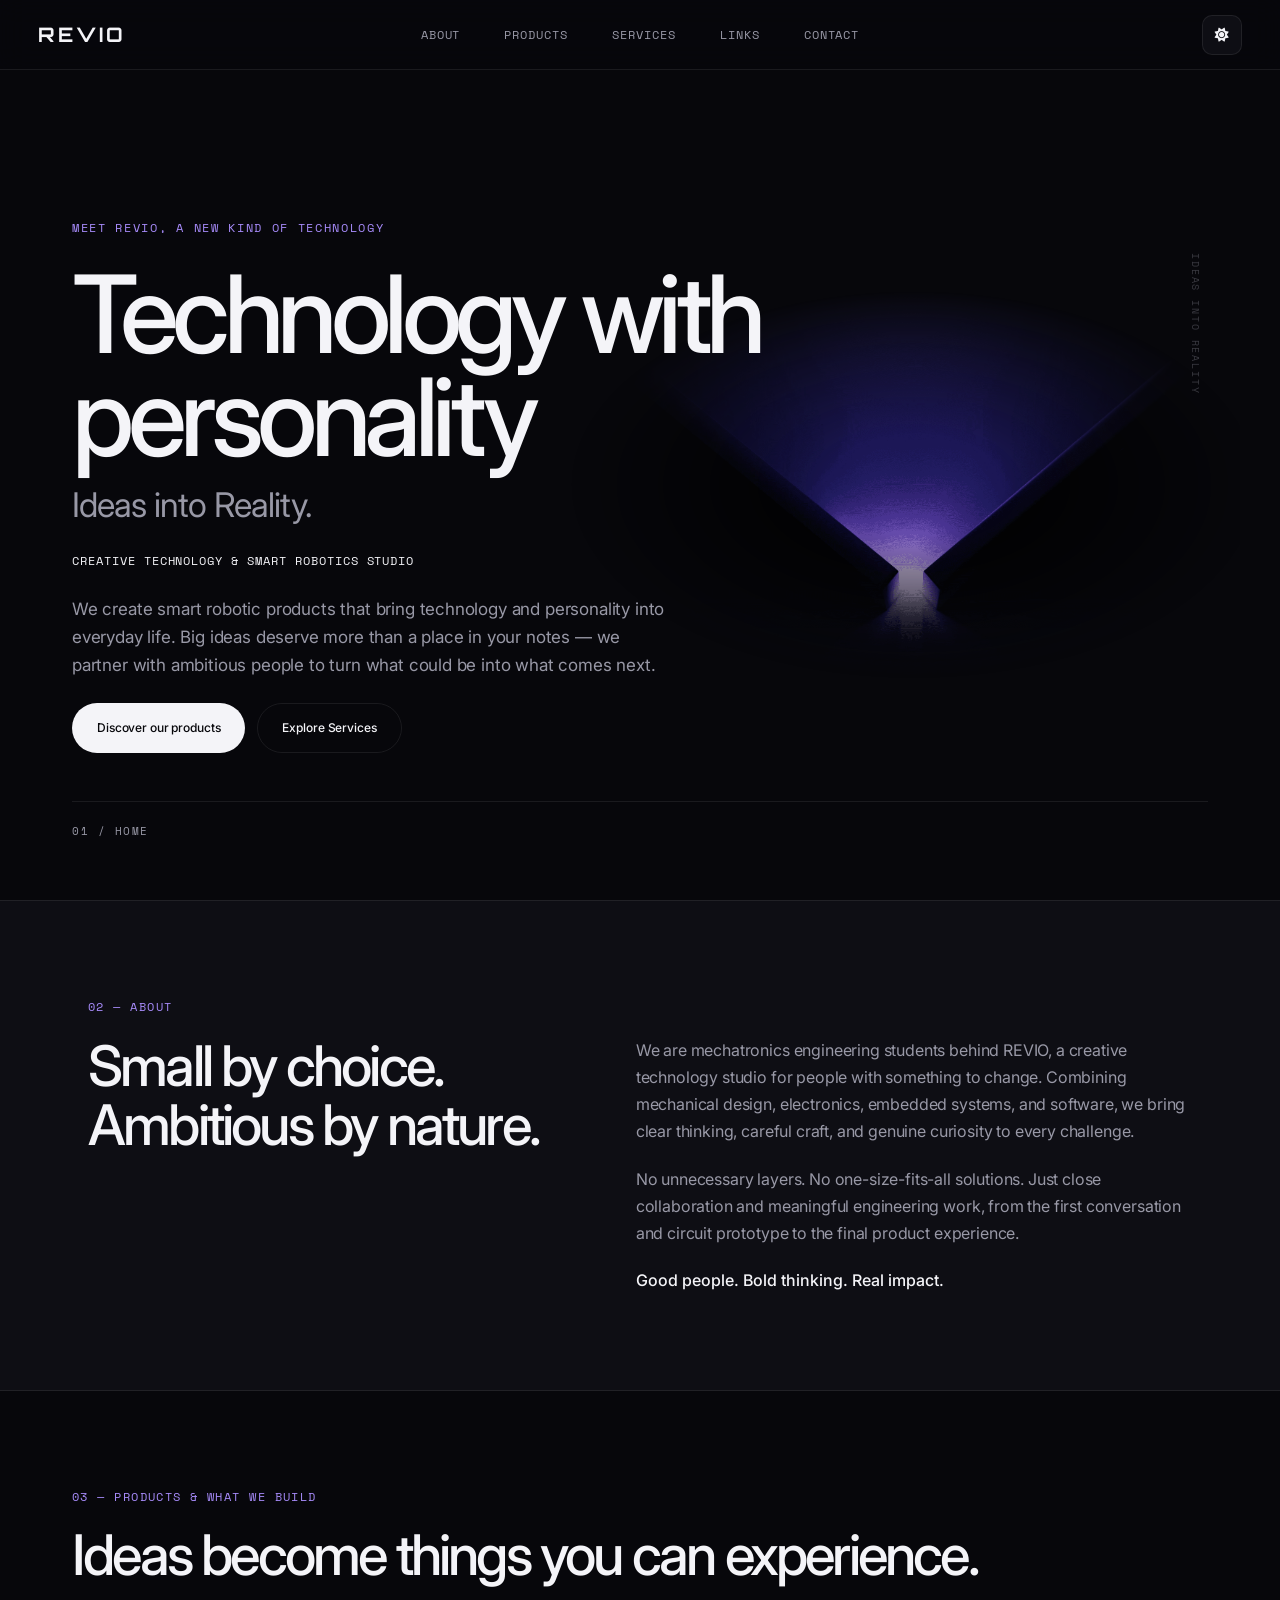
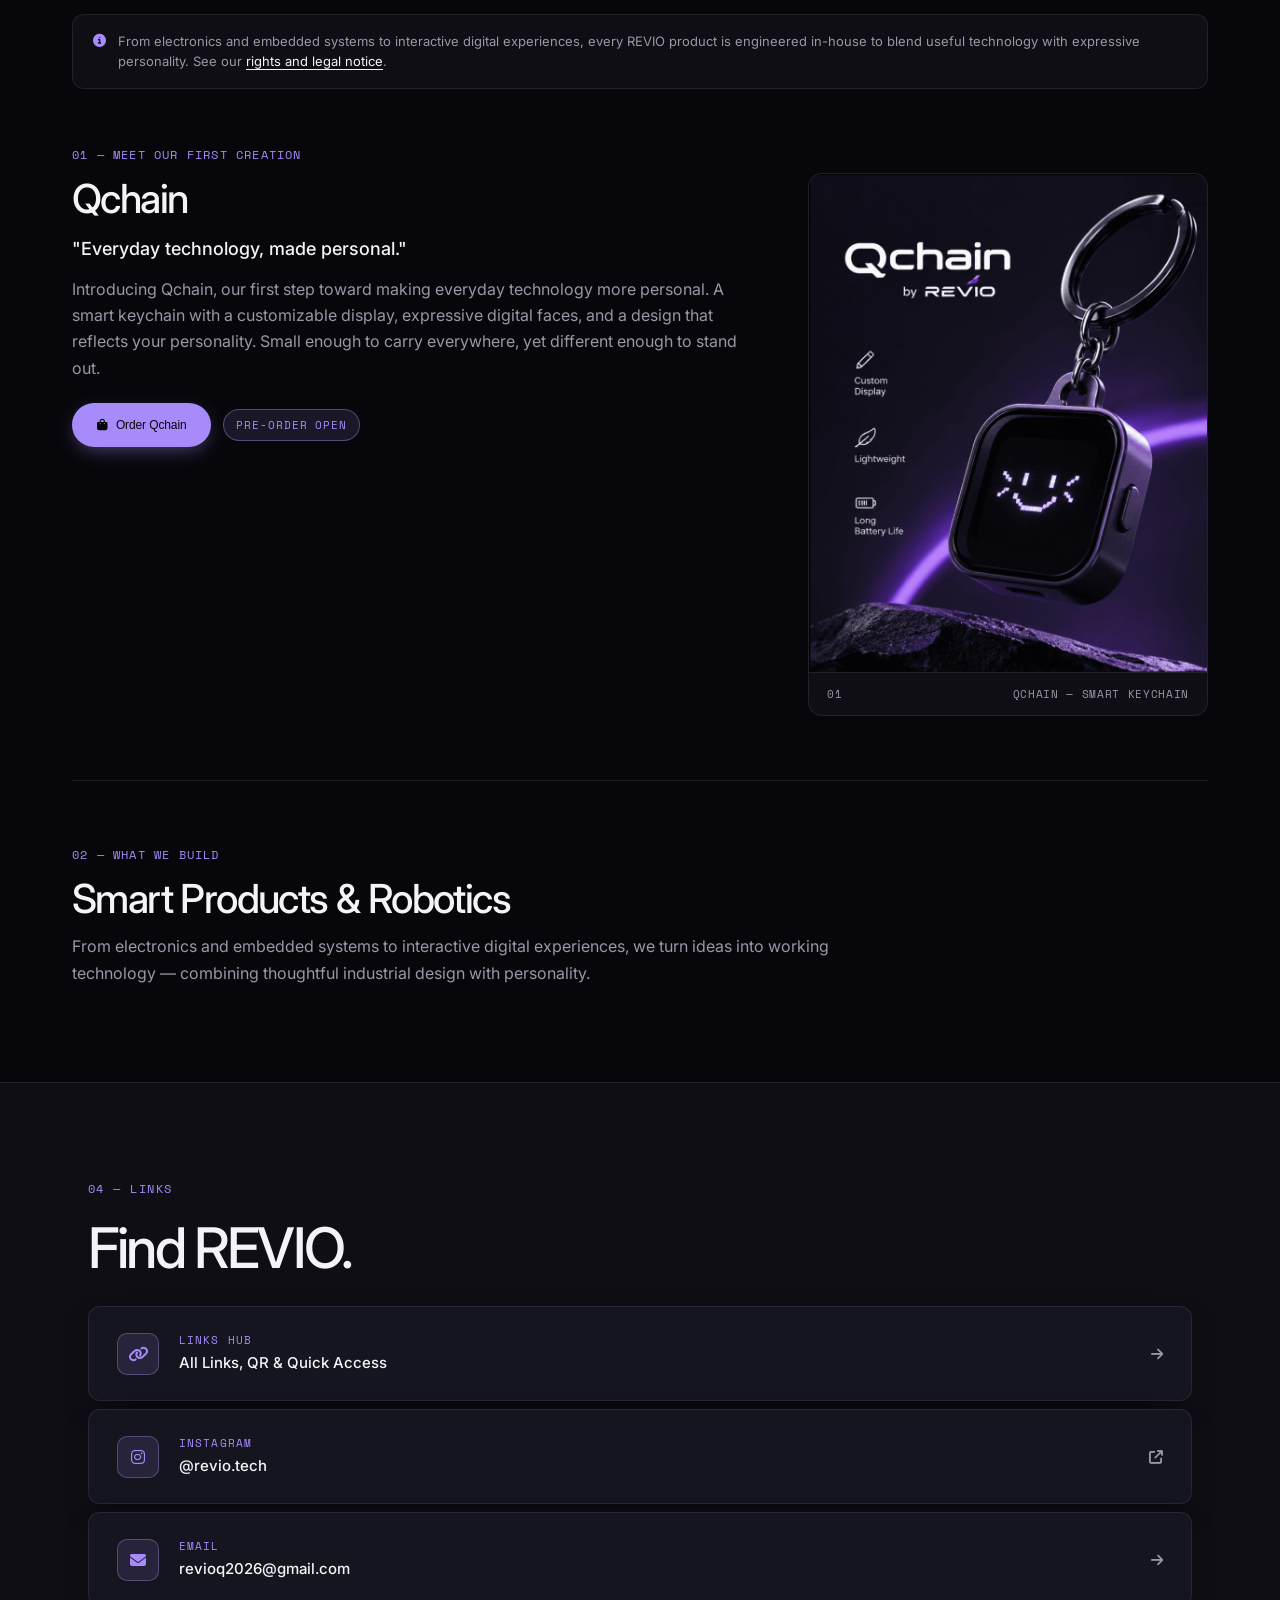
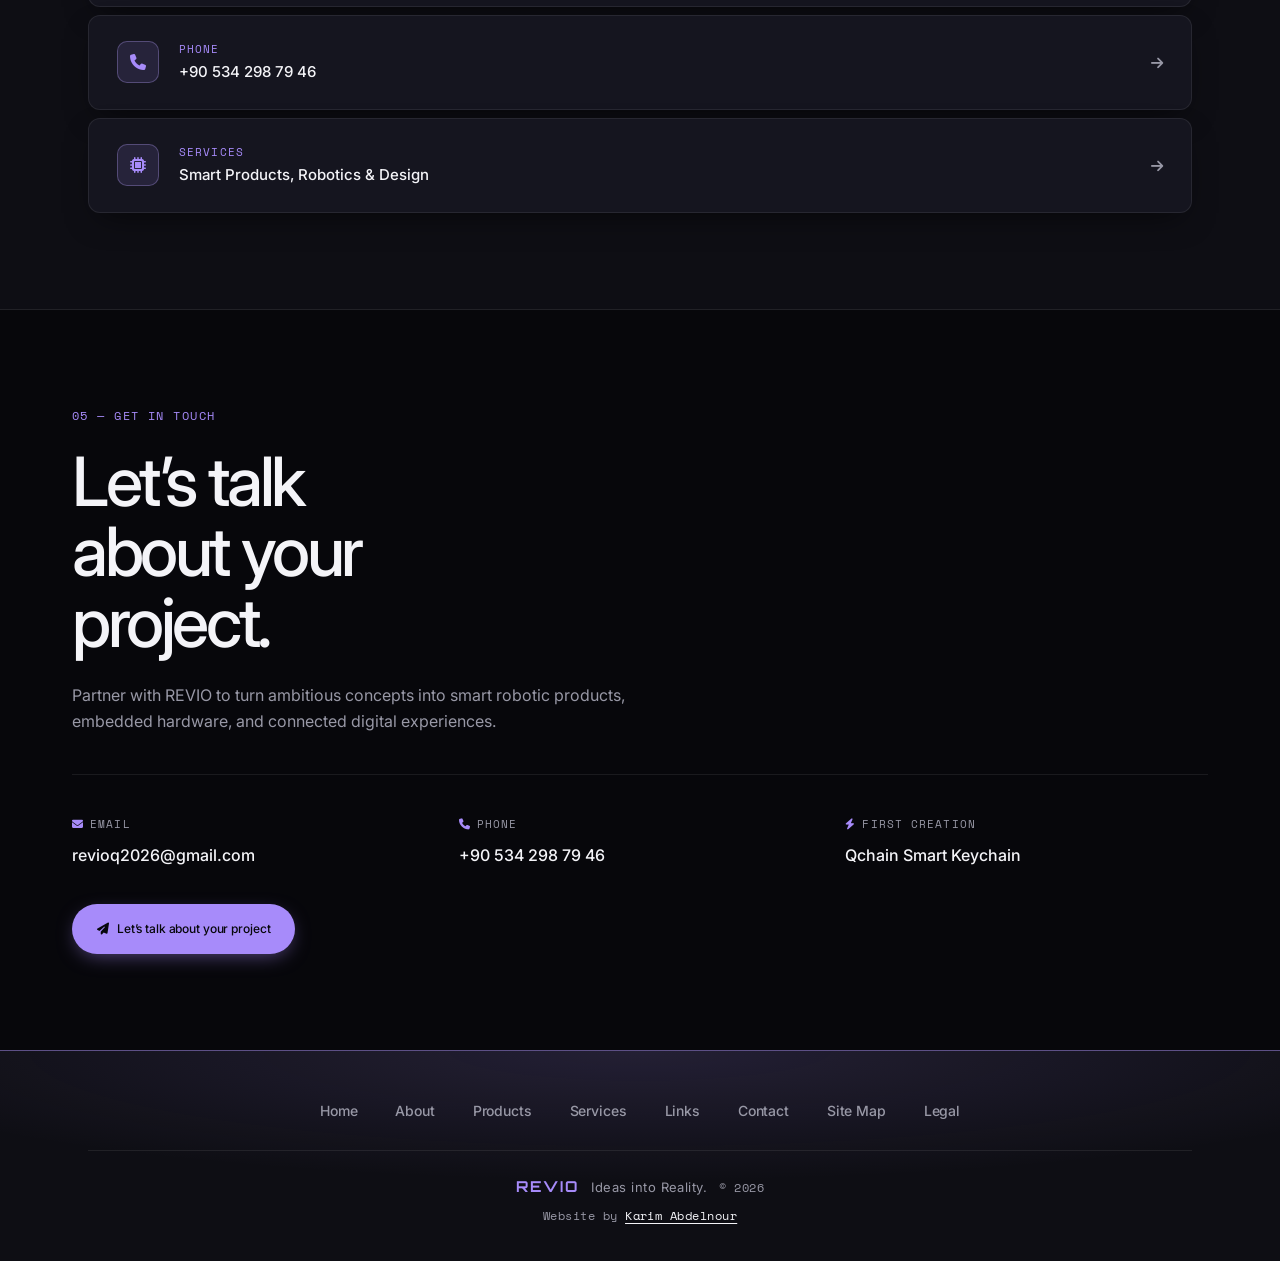
<file: index.html>
<!DOCTYPE html>
<html lang="en">
<head>
  <meta charset="UTF-8" />
  <meta name="viewport" content="width=device-width, initial-scale=1.0, viewport-fit=cover" />
  <title>REVIO — Ideas into Reality.</title>
  <meta name="description" content="REVIO is a creative technology studio founded by mechatronics engineering students building smart robotic products, embedded systems, and interactive experiences." />
  <link rel="icon" type="image/svg+xml" href="favicon.svg" />

  <!-- Open Graph / Meta -->
  <meta property="og:type" content="website" />
  <meta property="og:title" content="REVIO — Ideas into Reality." />
  <meta property="og:description" content="Strategy, design, and technology for ambitious ideas." />
  <meta property="og:site_name" content="REVIO" />
  <meta name="twitter:card" content="summary_large_image" />
  <meta name="twitter:title" content="REVIO — Ideas into Reality." />
  <meta name="twitter:description" content="We create smart robotic products that bring technology and personality into everyday life." />

  <!-- Theme Script -->
  <script src="theme.js"></script>

  <!-- Fonts & Icons -->
  <link rel="preconnect" href="https://fonts.googleapis.com" />
  <link rel="preconnect" href="https://fonts.gstatic.com" crossorigin />
  <link href="https://fonts.googleapis.com/css2?family=Inter:wght@400;500;600;700&family=Orbitron:wght@600;700;800&family=Space+Mono:wght@400;700&display=swap" rel="stylesheet" />
  <link rel="stylesheet" href="https://cdnjs.cloudflare.com/ajax/libs/font-awesome/6.5.1/css/all.min.css" />
  <link rel="stylesheet" href="style.css" />
</head>
<body>

  <!-- FIXED HEADER -->
  <header>
    <div class="header-content">
      <div class="header-left">
        <a href="#home" class="site-name">REVIO</a>
      </div>
      <nav id="main-nav">
        <a href="#about">About</a>
        <a href="#work">Products</a>
        <a href="services.html">Services</a>
        <a href="links.html">Links</a>
        <a href="contact.html">Contact</a>
      </nav>
      <div class="header-actions">
        <button class="hamburger" id="hamburger" aria-label="Toggle navigation menu" aria-expanded="false">
          <span></span><span></span><span></span>
        </button>
      </div>
    </div>
  </header>

  <!-- 01 — HERO -->
  <section id="home" class="hero">
    <div class="hero-bg-visual" aria-hidden="true">
      <img src="assets/hero-device.png" alt="" />
    </div>
    <div class="hero-content">
      <p class="hero-eyebrow">MEET REVIO, A NEW KIND OF TECHNOLOGY</p>
      <h1 class="hero-title">Technology with personality<em>Ideas into Reality.</em></h1>
      <div class="hero-meta">
        <p class="hero-role">CREATIVE TECHNOLOGY &amp; SMART ROBOTICS STUDIO</p>
      </div>
      <p class="hero-desc">We create smart robotic products that bring technology and personality into everyday life. Big ideas deserve more than a place in your notes — we partner with ambitious people to turn what could be into what comes next.</p>
      <div class="hero-actions">
        <a href="#work" class="btn btn-primary">Discover our products</a>
        <a href="services.html" class="btn btn-ghost">Explore Services</a>
      </div>
    </div>
    <div class="hero-index">01 / HOME</div>
  </section>

  <!-- 02 — ABOUT -->
  <section id="about" class="about">
    <div class="about-inner">
      <div class="section-label"><span class="accent">02 — ABOUT</span></div>
      <div class="about-grid">
        <div class="about-left">
          <h2 class="section-title">Small by choice.<br />Ambitious by nature.</h2>
        </div>
        <div class="about-right">
          <p class="about-bio">We are mechatronics engineering students behind REVIO, a creative technology studio for people with something to change. Combining mechanical design, electronics, embedded systems, and software, we bring clear thinking, careful craft, and genuine curiosity to every challenge.</p>
          <p class="about-bio">No unnecessary layers. No one-size-fits-all solutions. Just close collaboration and meaningful engineering work, from the first conversation and circuit prototype to the final product experience.</p>
          <p class="about-signoff">Good people. Bold thinking. Real impact.</p>
        </div>
      </div>
    </div>
  </section>

  <!-- 03 — PRODUCTS & WHAT WE BUILD -->
  <section id="work" class="work">
    <div class="section-label"><span class="accent">03 — PRODUCTS &amp; WHAT WE BUILD</span></div>
    <h2 class="section-title">Ideas become things you can experience.</h2>
    <aside class="portfolio-notice" aria-label="Studio notice">
      <i class="fa-solid fa-circle-info" aria-hidden="true"></i>
      <p>From electronics and embedded systems to interactive digital experiences, every REVIO product is engineered in-house to blend useful technology with expressive personality. See our <a href="legal.html">rights and legal notice</a>.</p>
    </aside>

    <!-- Featured Creation 1: Qchain -->
    <article class="project project-split" id="proj-qchain">
      <div class="project-header">
        <span class="project-index">01 — MEET OUR FIRST CREATION</span>
        <h3 class="project-name">Qchain</h3>
        <p class="project-tagline">"Everyday technology, made personal."</p>
        <p class="project-desc">Introducing Qchain, our first step toward making everyday technology more personal. A smart keychain with a customizable display, expressive digital faces, and a design that reflects your personality. Small enough to carry everywhere, yet different enough to stand out.</p>
        <div class="project-actions">
          <button type="button" class="btn btn-accent" id="open-order-modal">
            <i class="fa-solid fa-bag-shopping" aria-hidden="true"></i> Order Qchain
          </button>
          <span class="order-badge">PRE-ORDER OPEN</span>
        </div>
      </div>
      <div class="project-feature">
        <img class="asset-image" src="assets/qchain.png" alt="Qchain smart keychain with customizable expressive display" loading="lazy" />
        <div class="feature-label"><span>01</span><span>QCHAIN — SMART KEYCHAIN</span></div>
      </div>
    </article>

    <div class="project-divider"></div>

    <!-- Capability Pillar 2: Smart Products & Robotics -->
    <article class="project" id="proj-robotics">
      <div class="project-header">
        <span class="project-index">02 — WHAT WE BUILD</span>
        <h3 class="project-name">Smart Products &amp; Robotics</h3>
        <p class="project-desc">From electronics and embedded systems to interactive digital experiences, we turn ideas into working technology — combining thoughtful industrial design with personality.</p>
      </div>
    </article>
  </section>

  <!-- 04 — LINKS -->
  <section id="links" class="links-section">
    <div class="links-section-inner">
      <div class="section-label"><span class="accent">04 — LINKS</span></div>
      <h2 class="section-title">Find REVIO.</h2>
      <div class="links-grid">
        <a href="links.html" class="link-card" id="link-hub">
          <div class="link-icon"><i class="fa-solid fa-link"></i></div>
          <div class="link-info"><span class="link-platform">LINKS HUB</span><span class="link-value">All Links, QR &amp; Quick Access</span></div>
          <div class="link-arrow"><i class="fa-solid fa-arrow-right"></i></div>
        </a>
        <a href="https://www.instagram.com/revio.tech" target="_blank" rel="noopener noreferrer" class="link-card" id="link-instagram">
          <div class="link-icon"><i class="fa-brands fa-instagram"></i></div>
          <div class="link-info"><span class="link-platform">INSTAGRAM</span><span class="link-value">@revio.tech</span></div>
          <div class="link-arrow"><i class="fa-solid fa-arrow-up-right-from-square"></i></div>
        </a>
        <a href="mailto:revioq2026@gmail.com" class="link-card" id="link-email">
          <div class="link-icon"><i class="fa-solid fa-envelope"></i></div>
          <div class="link-info"><span class="link-platform">EMAIL</span><span class="link-value">revioq2026@gmail.com</span></div>
          <div class="link-arrow"><i class="fa-solid fa-arrow-right"></i></div>
        </a>
        <a href="tel:+905342987946" class="link-card" id="link-phone">
          <div class="link-icon"><i class="fa-solid fa-phone"></i></div>
          <div class="link-info"><span class="link-platform">PHONE</span><span class="link-value">+90 534 298 79 46</span></div>
          <div class="link-arrow"><i class="fa-solid fa-arrow-right"></i></div>
        </a>
        <a href="services.html" class="link-card" id="link-services">
          <div class="link-icon"><i class="fa-solid fa-microchip"></i></div>
          <div class="link-info"><span class="link-platform">SERVICES</span><span class="link-value">Smart Products, Robotics &amp; Design</span></div>
          <div class="link-arrow"><i class="fa-solid fa-arrow-right"></i></div>
        </a>
      </div>
    </div>
  </section>

  <!-- 05 — CONTACT -->
  <section id="contact" class="contact">
    <div class="section-label"><span class="accent">05 — GET IN TOUCH</span></div>
    <h2 class="contact-heading">Let’s talk<br />about your<br />project.</h2>
    <p class="contact-sub">Partner with REVIO to turn ambitious concepts into smart robotic products, embedded hardware, and connected digital experiences.</p>
    <div class="contact-divider"></div>
    <div class="contact-row">
      <div class="contact-col">
        <p class="contact-label"><i class="fa-solid fa-envelope"></i> EMAIL</p>
        <a href="mailto:revioq2026@gmail.com">revioq2026@gmail.com</a>
      </div>
      <div class="contact-col">
        <p class="contact-label"><i class="fa-solid fa-phone"></i> PHONE</p>
        <a href="tel:+905342987946">+90 534 298 79 46</a>
      </div>
      <div class="contact-col">
        <p class="contact-label"><i class="fa-solid fa-bolt"></i> FIRST CREATION</p>
        <a href="#proj-qchain">Qchain Smart Keychain</a>
      </div>
    </div>
    <div class="contact-cta">
      <a href="contact.html" class="btn btn-accent">
        <i class="fa-solid fa-paper-plane"></i> Let’s talk about your project
      </a>
    </div>
  </section>

  <!-- FOOTER -->
  <footer>
    <div class="footer-top">
      <div class="footer-links">
        <a href="index.html#home">Home</a>
        <a href="index.html#about">About</a>
        <a href="index.html#work">Products</a>
        <a href="services.html">Services</a>
        <a href="links.html">Links</a>
        <a href="contact.html">Contact</a>
        <a href="sitemap.html">Site Map</a>
        <a href="legal.html">Legal</a>
      </div>
    </div>
    <div class="footer-copyright">
      <div class="footer-brand">
        <strong>REVIO</strong>
        <span>Ideas into Reality.</span>
        <span class="footer-year">&copy; 2026</span>
      </div>
      <p class="site-credit">Website by <a href="https://karimuq.github.io/website/" target="_blank" rel="noopener noreferrer">Karim Abdelnour</a></p>
    </div>
  </footer>

  <!-- QCHAIN ORDER MODAL -->
  <div class="order-modal" id="order-modal" role="dialog" aria-modal="true" aria-labelledby="order-modal-title" hidden>
    <div class="order-modal-backdrop" data-order-close></div>
    <div class="order-modal-panel">
      <div class="order-modal-header">
        <div>
          <span class="order-kicker">PRE-ORDER REQUEST</span>
          <h2 id="order-modal-title">Order Qchain</h2>
        </div>
        <button type="button" class="order-modal-close" id="close-order-modal" aria-label="Close order dialog">
          <i class="fa-solid fa-xmark" aria-hidden="true"></i>
        </button>
      </div>

      <form action="https://formsubmit.co/revioq2026@gmail.com" method="POST" id="qchain-order-form" class="order-form">
        <input type="hidden" name="_subject" value="New Qchain Order Request — REVIO" />
        <input type="hidden" name="_template" value="table" />
        <input type="hidden" name="_captcha" value="false" />
        <input type="hidden" name="_next" id="order-form-next" value="thanks.html?order=qchain" />
        <input type="hidden" name="product" value="Qchain Smart Keychain" />
        <input type="hidden" name="order_reference" id="order-reference" value="" />

        <div class="order-summary-bar">
          <div>
            <strong>Qchain — Smart Keychain</strong>
            <span>Customizable display &bull; Expressive digital faces</span>
          </div>
          <div class="qty-control" aria-label="Quantity">
            <button type="button" class="qty-btn" id="qty-minus" aria-label="Decrease quantity">&minus;</button>
            <input type="number" id="order-qty" name="quantity" value="1" min="1" max="20" readonly aria-label="Order quantity" />
            <button type="button" class="qty-btn" id="qty-plus" aria-label="Increase quantity">+</button>
          </div>
        </div>

        <div class="form-grid">
          <div class="form-field">
            <label for="order-edition">Finish / Edition</label>
            <select id="order-edition" name="edition">
              <option value="Standard Matte Black">Standard Matte Black</option>
              <option value="Custom Request (Specify in Notes)">Custom Request (Specify in Notes)</option>
            </select>
          </div>
          <div class="form-field">
            <label for="order-custom">Display / Face Note (Optional)</label>
            <input type="text" id="order-custom" name="personalization_note" placeholder="e.g. Custom startup face or text" />
          </div>
        </div>

        <div class="form-grid">
          <div class="form-field">
            <label for="order-name">Full Name *</label>
            <input type="text" id="order-name" name="name" placeholder="e.g. Alex Morgan" required />
          </div>
          <div class="form-field">
            <label for="order-email">Email Address *</label>
            <input type="email" id="order-email" name="email" placeholder="name@example.com" required />
          </div>
        </div>

        <div class="form-grid">
          <div class="form-field">
            <label for="order-phone">Phone Number *</label>
            <input type="tel" id="order-phone" name="phone" placeholder="+90 5XX XXX XX XX" required />
          </div>
          <div class="form-field">
            <label for="order-city">City / Country *</label>
            <input type="text" id="order-city" name="city" placeholder="e.g. Istanbul, Turkey" required />
          </div>
        </div>

        <div class="form-field">
          <label for="order-address">Shipping Address *</label>
          <textarea id="order-address" name="shipping_address" class="order-address-input" placeholder="Street, building, apartment, postal code..." required></textarea>
        </div>

        <button type="submit" class="btn-submit">
          <i class="fa-solid fa-bag-shopping" aria-hidden="true"></i> Submit Order Request
        </button>
        <p class="order-disclaimer">No payment is charged now. REVIO will confirm availability, pricing &amp; shipping via email or phone.</p>
      </form>
    </div>
  </div>

  <script src="script.js"></script>
</body>
</html>
</file>
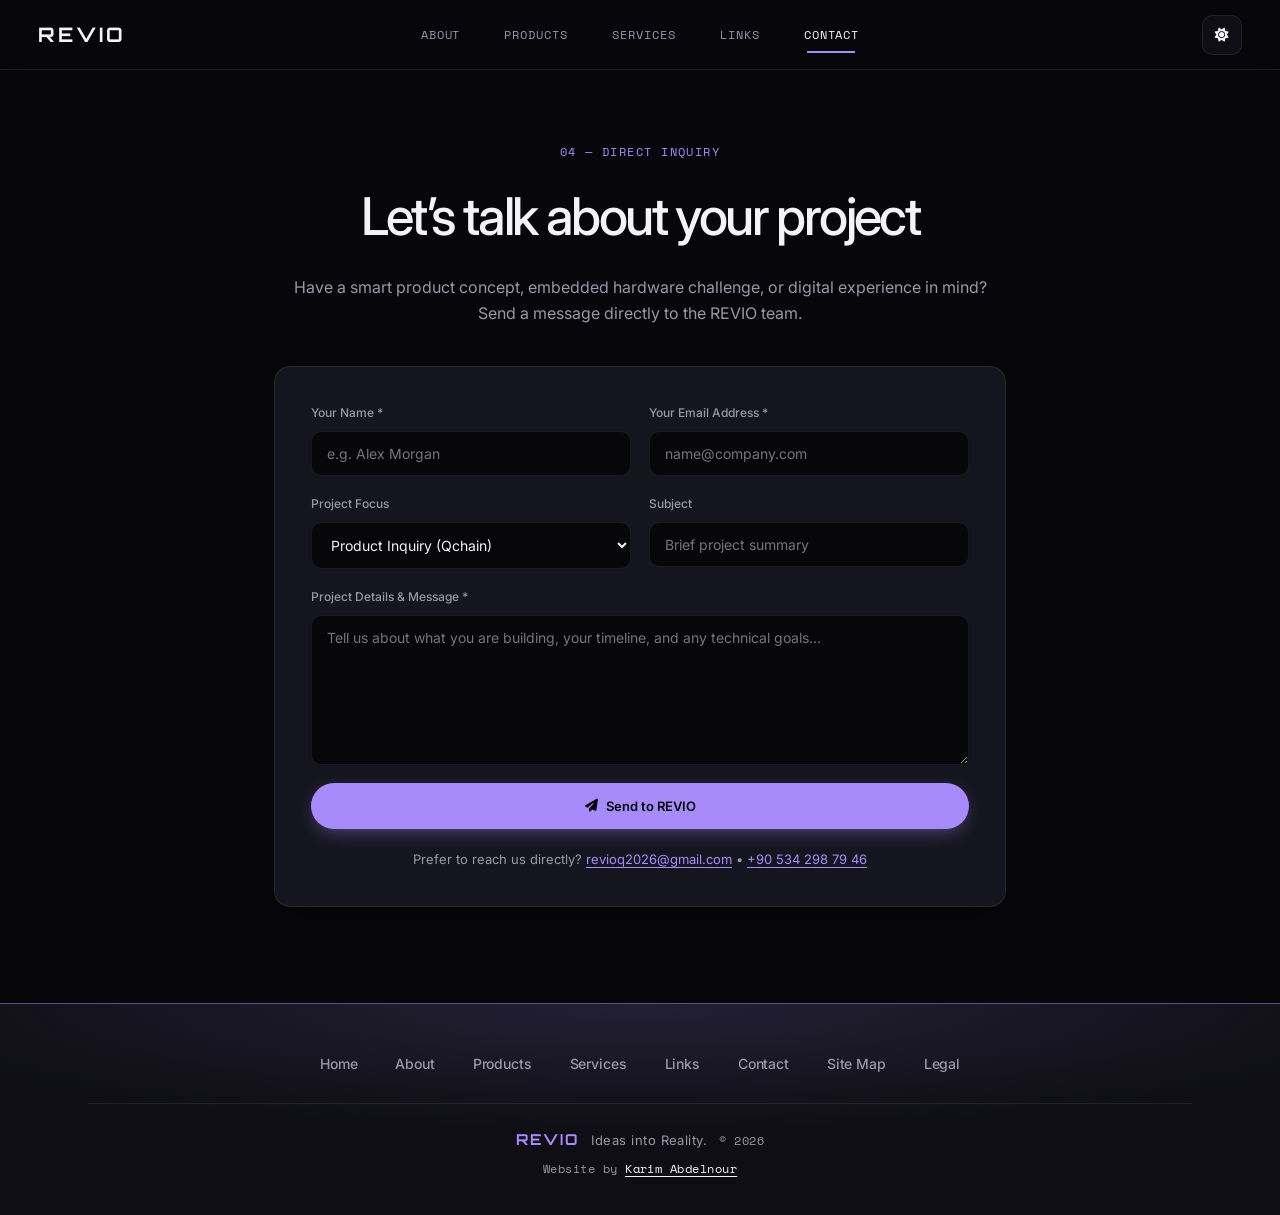
<file: contact.html>
<!DOCTYPE html>
<html lang="en">
<head>
  <meta charset="UTF-8" />
  <meta name="viewport" content="width=device-width, initial-scale=1.0" />
  <title>Contact — REVIO | Ideas into Reality.</title>
  <meta name="description" content="Let's talk about your project. Contact REVIO for smart products, robotics, embedded systems, and design." />
  <link rel="icon" type="image/svg+xml" href="favicon.svg" />
  <script src="theme.js"></script>
  <link rel="preconnect" href="https://fonts.googleapis.com" />
  <link rel="preconnect" href="https://fonts.gstatic.com" crossorigin />
  <link href="https://fonts.googleapis.com/css2?family=Inter:wght@400;500;600;700&family=Orbitron:wght@600;700;800&family=Space+Mono:wght@400;700&display=swap" rel="stylesheet" />
  <link rel="stylesheet" href="https://cdnjs.cloudflare.com/ajax/libs/font-awesome/6.5.1/css/all.min.css" />
  <link rel="stylesheet" href="style.css" />
</head>
<body>
  <header>
    <div class="header-content">
      <div class="header-left"><a href="index.html#home" class="site-name">REVIO</a></div>
      <nav id="main-nav">
        <a href="index.html#about">About</a>
        <a href="index.html#work">Products</a>
        <a href="services.html">Services</a>
        <a href="links.html">Links</a>
        <a href="contact.html" class="active">Contact</a>
      </nav>
      <div class="header-actions">
        <button class="hamburger" id="hamburger" aria-label="Toggle navigation menu" aria-expanded="false"><span></span><span></span><span></span></button>
      </div>
    </div>
  </header>

  <main class="contact-page-container">
    <div class="contact-page-header">
      <div class="section-label"><span class="accent">04 — DIRECT INQUIRY</span></div>
      <h1>Let’s talk about your project</h1>
      <p>Have a smart product concept, embedded hardware challenge, or digital experience in mind? Send a message directly to the REVIO team.</p>
    </div>

    <div class="contact-form-card">
      <form action="https://formsubmit.co/revioq2026@gmail.com" method="POST" id="contact-form">
        <input type="hidden" name="_subject" value="New Project Inquiry — REVIO" />
        <input type="hidden" name="_template" value="table" />
        <input type="hidden" name="_captcha" value="false" />
        <input type="hidden" name="_next" id="form-next" value="thanks.html" />

        <div class="form-grid">
          <div class="form-field">
            <label for="contact-name">Your Name *</label>
            <input type="text" id="contact-name" name="name" placeholder="e.g. Alex Morgan" required />
          </div>
          <div class="form-field">
            <label for="contact-email">Your Email Address *</label>
            <input type="email" id="contact-email" name="email" placeholder="name@company.com" required />
          </div>
        </div>

        <div class="form-grid">
          <div class="form-field">
            <label for="project-type">Project Focus</label>
            <select id="project-type" name="project_type">
              <option value="Qchain Product Inquiry">Product Inquiry (Qchain)</option>
              <option value="General Partnership">General Partnership</option>
            </select>
          </div>
          <div class="form-field">
            <label for="contact-subject">Subject</label>
            <input type="text" id="contact-subject" name="subject" placeholder="Brief project summary" />
          </div>
        </div>

        <div class="form-field">
          <label for="contact-message">Project Details &amp; Message *</label>
          <textarea id="contact-message" name="message" placeholder="Tell us about what you are building, your timeline, and any technical goals..." required></textarea>
        </div>

        <button type="submit" class="btn-submit" id="submit-btn">
          <i class="fa-solid fa-paper-plane"></i> Send to REVIO
        </button>
      </form>

      <div class="direct-contact-note">
        Prefer to reach us directly? <a href="mailto:revioq2026@gmail.com">revioq2026@gmail.com</a> &bull; <a href="tel:+905342987946">+90 534 298 79 46</a>
      </div>
    </div>
  </main>

  <footer>
    <div class="footer-top">
      <div class="footer-links">
        <a href="index.html#home">Home</a>
        <a href="index.html#about">About</a>
        <a href="index.html#work">Products</a>
        <a href="services.html">Services</a>
        <a href="links.html">Links</a>
        <a href="contact.html">Contact</a>
        <a href="sitemap.html">Site Map</a>
        <a href="legal.html">Legal</a>
      </div>
    </div>
    <div class="footer-copyright">
      <div class="footer-brand">
        <strong>REVIO</strong>
        <span>Ideas into Reality.</span>
        <span class="footer-year">&copy; 2026</span>
      </div>
      <p class="site-credit">Website by <a href="https://karimuq.github.io/website/" target="_blank" rel="noopener noreferrer">Karim Abdelnour</a></p>
    </div>
  </footer>
  <script src="script.js"></script>
</body>
</html>
</file>
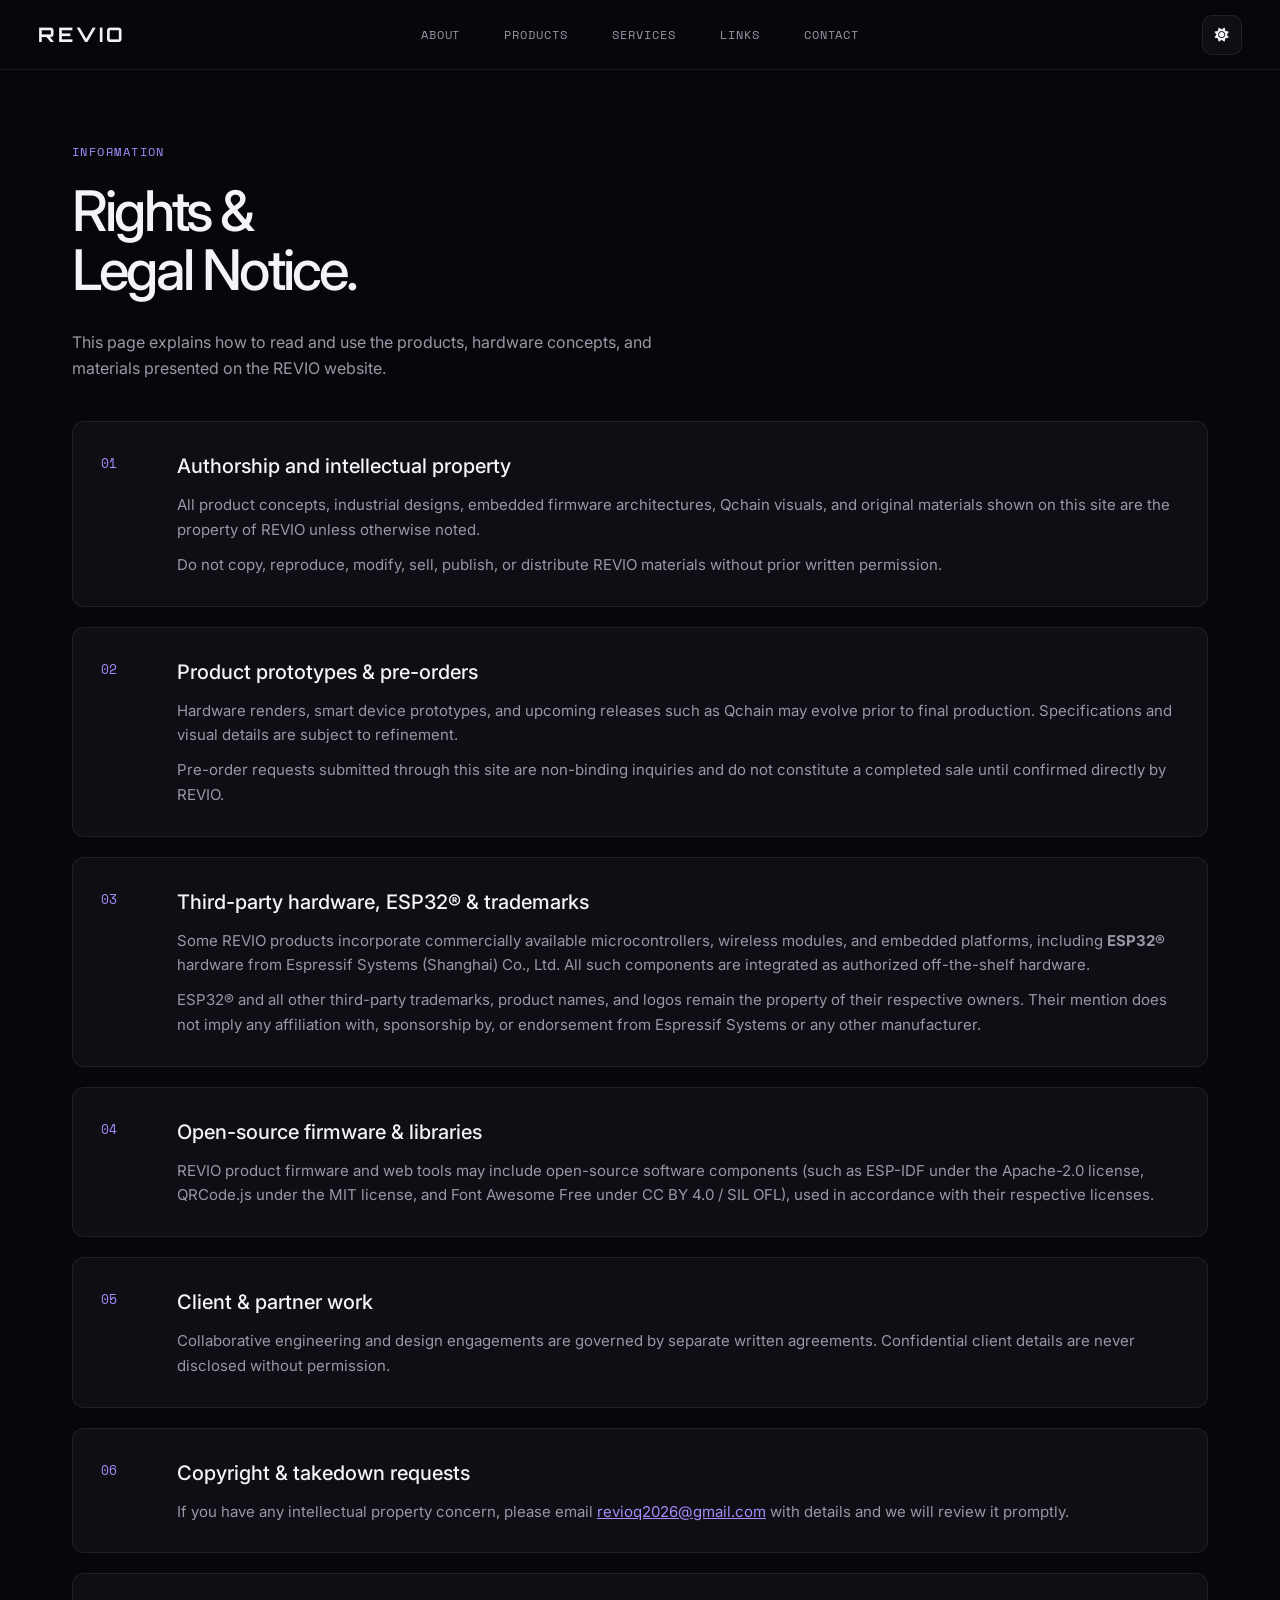
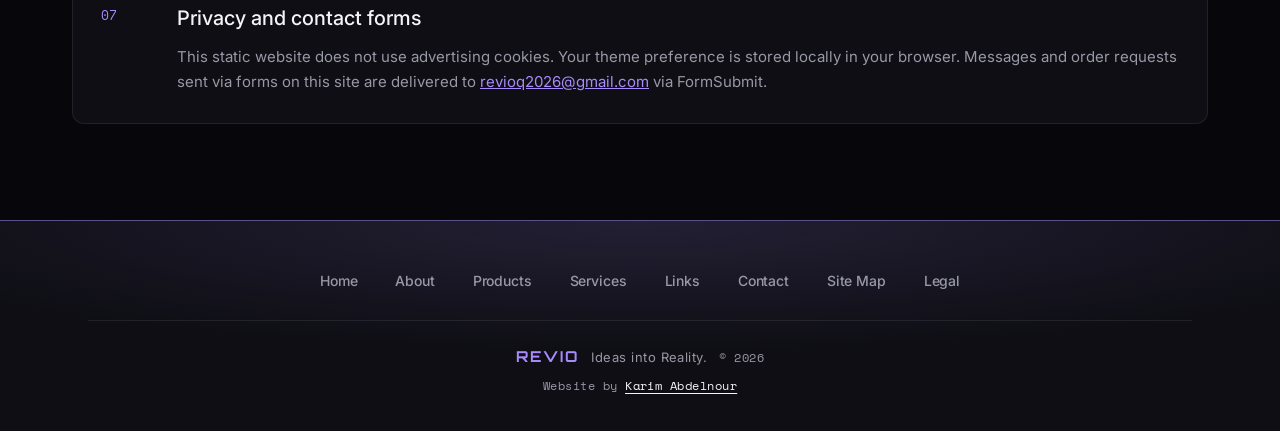
<file: legal.html>
<!DOCTYPE html>
<html lang="en">
<head>
  <meta charset="UTF-8" />
  <meta name="viewport" content="width=device-width, initial-scale=1.0" />
  <title>Rights &amp; Legal Notice — REVIO</title>
  <meta name="description" content="Rights, attribution, copyright, trademark, privacy, and contact notices for REVIO." />
  <link rel="icon" type="image/svg+xml" href="favicon.svg" />
  <script src="theme.js"></script>
  <link rel="preconnect" href="https://fonts.googleapis.com" />
  <link rel="preconnect" href="https://fonts.gstatic.com" crossorigin />
  <link href="https://fonts.googleapis.com/css2?family=Inter:wght@400;500;600;700&family=Orbitron:wght@600;700;800&family=Space+Mono:wght@400;700&display=swap" rel="stylesheet" />
  <link rel="stylesheet" href="https://cdnjs.cloudflare.com/ajax/libs/font-awesome/6.5.1/css/all.min.css" />
  <link rel="stylesheet" href="style.css" />
</head>
<body>
  <header>
    <div class="header-content">
      <div class="header-left"><a href="index.html#home" class="site-name">REVIO</a></div>
      <nav id="main-nav">
        <a href="index.html#about">About</a>
        <a href="index.html#work">Products</a>
        <a href="services.html">Services</a>
        <a href="links.html">Links</a>
        <a href="contact.html">Contact</a>
      </nav>
      <div class="header-actions">
        <button class="hamburger" id="hamburger" aria-label="Toggle navigation menu" aria-expanded="false"><span></span><span></span><span></span></button>
      </div>
    </div>
  </header>

  <main class="legal-page">
    <div class="section-label"><span class="accent">INFORMATION</span></div>
    <h1 class="section-title">Rights &amp;<br />Legal Notice.</h1>
    <p class="legal-lead">This page explains how to read and use the products, hardware concepts, and materials presented on the REVIO website.</p>

    <div class="legal-sections">
      <section>
        <span class="legal-number">01</span>
        <div><h2>Authorship and intellectual property</h2><p>All product concepts, industrial designs, embedded firmware architectures, Qchain visuals, and original materials shown on this site are the property of REVIO unless otherwise noted.</p><p>Do not copy, reproduce, modify, sell, publish, or distribute REVIO materials without prior written permission.</p></div>
      </section>
      <section>
        <span class="legal-number">02</span>
        <div><h2>Product prototypes &amp; pre-orders</h2><p>Hardware renders, smart device prototypes, and upcoming releases such as Qchain may evolve prior to final production. Specifications and visual details are subject to refinement.</p><p>Pre-order requests submitted through this site are non-binding inquiries and do not constitute a completed sale until confirmed directly by REVIO.</p></div>
      </section>
      <section>
        <span class="legal-number">03</span>
        <div><h2>Third-party hardware, ESP32® &amp; trademarks</h2><p>Some REVIO products incorporate commercially available microcontrollers, wireless modules, and embedded platforms, including <strong>ESP32®</strong> hardware from Espressif Systems (Shanghai) Co., Ltd. All such components are integrated as authorized off-the-shelf hardware.</p><p>ESP32® and all other third-party trademarks, product names, and logos remain the property of their respective owners. Their mention does not imply any affiliation with, sponsorship by, or endorsement from Espressif Systems or any other manufacturer.</p></div>
      </section>
      <section>
        <span class="legal-number">04</span>
        <div><h2>Open-source firmware &amp; libraries</h2><p>REVIO product firmware and web tools may include open-source software components (such as ESP-IDF under the Apache-2.0 license, QRCode.js under the MIT license, and Font Awesome Free under CC BY 4.0 / SIL OFL), used in accordance with their respective licenses.</p></div>
      </section>
      <section>
        <span class="legal-number">05</span>
        <div><h2>Client &amp; partner work</h2><p>Collaborative engineering and design engagements are governed by separate written agreements. Confidential client details are never disclosed without permission.</p></div>
      </section>
      <section>
        <span class="legal-number">06</span>
        <div><h2>Copyright &amp; takedown requests</h2><p>If you have any intellectual property concern, please email <a href="mailto:revioq2026@gmail.com">revioq2026@gmail.com</a> with details and we will review it promptly.</p></div>
      </section>
      <section>
        <span class="legal-number">07</span>
        <div><h2>Privacy and contact forms</h2><p>This static website does not use advertising cookies. Your theme preference is stored locally in your browser. Messages and order requests sent via forms on this site are delivered to <a href="mailto:revioq2026@gmail.com">revioq2026@gmail.com</a> via FormSubmit.</p></div>
      </section>
    </div>
  </main>

  <footer>
    <div class="footer-top">
      <div class="footer-links">
        <a href="index.html#home">Home</a>
        <a href="index.html#about">About</a>
        <a href="index.html#work">Products</a>
        <a href="services.html">Services</a>
        <a href="links.html">Links</a>
        <a href="contact.html">Contact</a>
        <a href="sitemap.html">Site Map</a>
        <a href="legal.html">Legal</a>
      </div>
    </div>
    <div class="footer-copyright">
      <div class="footer-brand">
        <strong>REVIO</strong>
        <span>Ideas into Reality.</span>
        <span class="footer-year">&copy; 2026</span>
      </div>
      <p class="site-credit">Website by <a href="https://karimuq.github.io/website/" target="_blank" rel="noopener noreferrer">Karim Abdelnour</a></p>
    </div>
  </footer>
  <script src="script.js"></script>
</body>
</html>
</file>
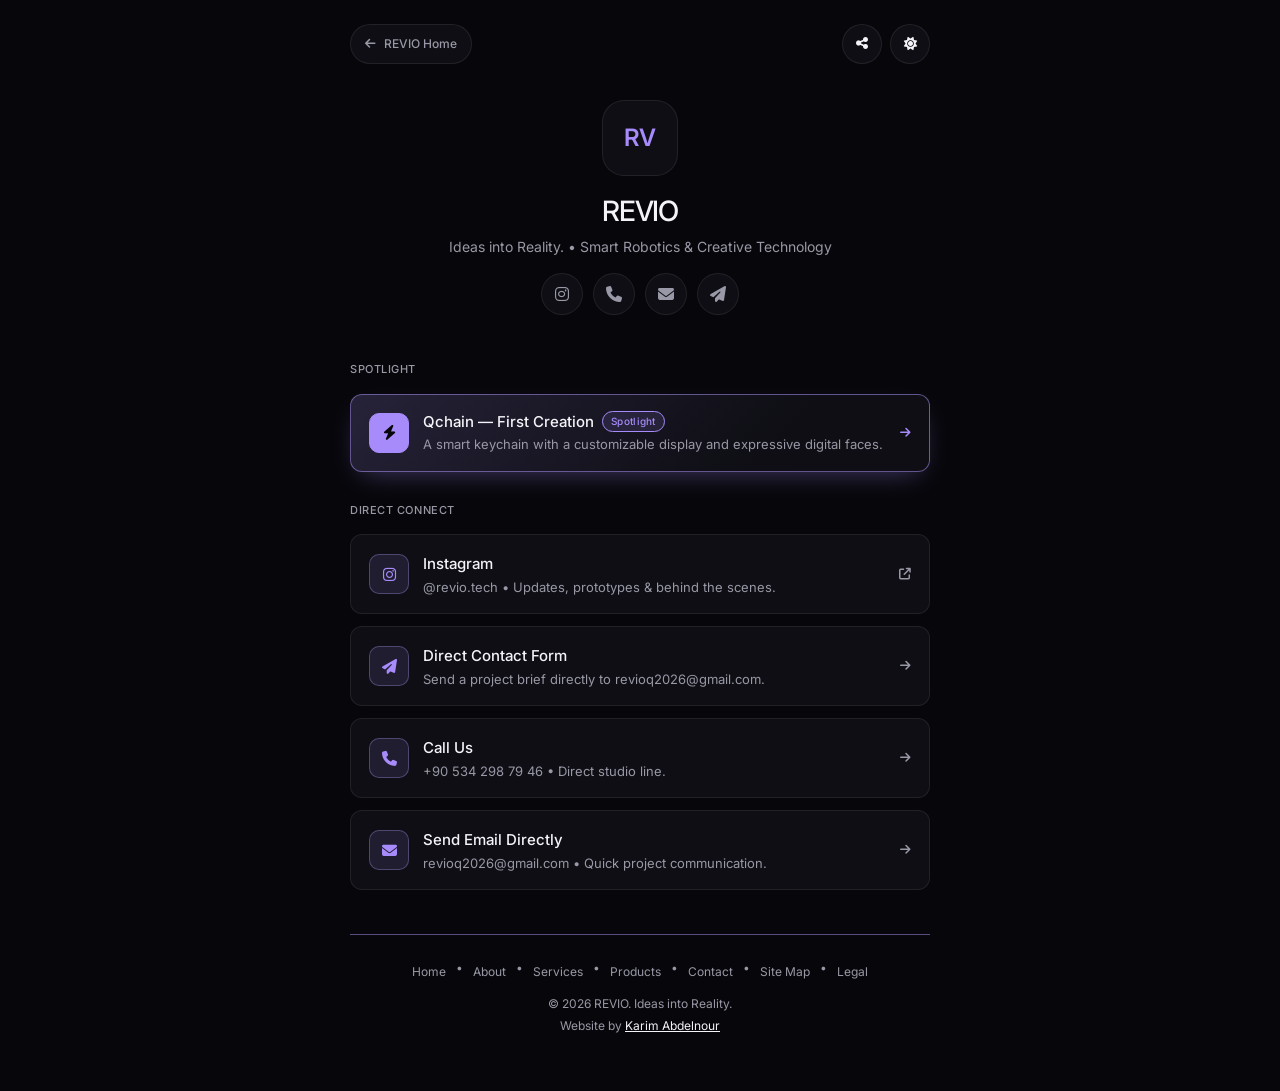
<file: links.html>
<!DOCTYPE html>
<html lang="en">
<head>
  <meta charset="UTF-8" />
  <meta name="viewport" content="width=device-width, initial-scale=1.0, viewport-fit=cover" />
  <title>REVIO — Links Hub</title>
  <meta name="description" content="Quick links to REVIO, Qchain, smart robotic products, services, and direct contact." />
  <link rel="icon" type="image/svg+xml" href="favicon.svg" />
  <script src="theme.js"></script>
  <link rel="preconnect" href="https://fonts.googleapis.com" />
  <link rel="preconnect" href="https://fonts.gstatic.com" crossorigin />
  <link href="https://fonts.googleapis.com/css2?family=Inter:wght@400;500;600;700&display=swap" rel="stylesheet" />
  <link rel="stylesheet" href="https://cdnjs.cloudflare.com/ajax/libs/font-awesome/6.5.1/css/all.min.css" />
  <link rel="stylesheet" href="links.css" />
  <script src="qr.js"></script>
</head>
<body>
  <div class="container">
    <header class="top-nav">
      <a href="index.html" class="nav-link">
        <i class="fa-solid fa-arrow-left"></i>
        <span>REVIO Home</span>
      </a>
      <div class="nav-buttons">
        <button type="button" class="icon-btn" id="btn-share" aria-label="Share page" title="Share page">
          <i class="fa-solid fa-share-nodes"></i>
        </button>
        <button type="button" class="icon-btn" id="btn-theme" aria-label="Toggle theme" title="Toggle theme">
          <i class="fa-solid fa-sun"></i>
        </button>
      </div>
    </header>

    <section class="profile">
      <div class="avatar">RV</div>
      <h1 class="name">REVIO</h1>
      <p class="bio">Ideas into Reality. &bull; Smart Robotics &amp; Creative Technology</p>
      <div class="social-row" aria-label="Direct Channels">
        <a href="https://www.instagram.com/revio.tech" target="_blank" rel="noopener noreferrer" class="social-link" title="REVIO on Instagram" aria-label="Instagram">
          <i class="fa-brands fa-instagram"></i>
        </a>
        <a href="tel:+905342987946" class="social-link" title="Call REVIO" aria-label="Phone">
          <i class="fa-solid fa-phone"></i>
        </a>
        <a href="mailto:revioq2026@gmail.com" class="social-link" title="Email REVIO" aria-label="Email">
          <i class="fa-solid fa-envelope"></i>
        </a>
        <a href="contact.html" class="social-link" title="Project Inquiry" aria-label="Contact Form">
          <i class="fa-solid fa-paper-plane"></i>
        </a>
      </div>
    </section>

    <main class="links-list">
      <div class="section-title">Spotlight</div>
      <a href="index.html#proj-qchain" class="card card-spotlight">
        <div class="card-icon"><i class="fa-solid fa-bolt"></i></div>
        <div class="card-body">
          <div class="card-title-row">
            <span class="card-title">Qchain — First Creation</span>
            <span class="card-tag tag-beta">Spotlight</span>
          </div>
          <p class="card-desc">A smart keychain with a customizable display and expressive digital faces.</p>
        </div>
        <i class="fa-solid fa-arrow-right card-arrow" aria-hidden="true"></i>
      </a>

      <div class="section-title">Direct Connect</div>
      <a href="https://www.instagram.com/revio.tech" target="_blank" rel="noopener noreferrer" class="card">
        <div class="card-icon"><i class="fa-brands fa-instagram"></i></div>
        <div class="card-body">
          <span class="card-title">Instagram</span>
          <p class="card-desc">@revio.tech &bull; Updates, prototypes &amp; behind the scenes.</p>
        </div>
        <i class="fa-solid fa-arrow-up-right-from-square card-arrow" aria-hidden="true"></i>
      </a>

      <a href="contact.html" class="card">
        <div class="card-icon"><i class="fa-solid fa-paper-plane"></i></div>
        <div class="card-body">
          <span class="card-title">Direct Contact Form</span>
          <p class="card-desc">Send a project brief directly to revioq2026@gmail.com.</p>
        </div>
        <i class="fa-solid fa-arrow-right card-arrow" aria-hidden="true"></i>
      </a>

      <a href="tel:+905342987946" class="card">
        <div class="card-icon"><i class="fa-solid fa-phone"></i></div>
        <div class="card-body">
          <span class="card-title">Call Us</span>
          <p class="card-desc">+90 534 298 79 46 &bull; Direct studio line.</p>
        </div>
        <i class="fa-solid fa-arrow-right card-arrow" aria-hidden="true"></i>
      </a>

      <a href="mailto:revioq2026@gmail.com" class="card">
        <div class="card-icon"><i class="fa-solid fa-envelope"></i></div>
        <div class="card-body">
          <span class="card-title">Send Email Directly</span>
          <p class="card-desc">revioq2026@gmail.com &bull; Quick project communication.</p>
        </div>
        <i class="fa-solid fa-arrow-right card-arrow" aria-hidden="true"></i>
      </a>
    </main>

    <footer class="footer">
      <div class="footer-nav">
        <a href="index.html#home">Home</a>
        <span>&bull;</span>
        <a href="index.html#about">About</a>
        <span>&bull;</span>
        <a href="services.html">Services</a>
        <span>&bull;</span>
        <a href="index.html#work">Products</a>
        <span>&bull;</span>
        <a href="contact.html">Contact</a>
        <span>&bull;</span>
        <a href="sitemap.html">Site Map</a>
        <span>&bull;</span>
        <a href="legal.html">Legal</a>
      </div>
      <p>&copy; 2026 REVIO. Ideas into Reality.</p>
      <p class="site-credit">Website by <a href="https://karimuq.github.io/website/" target="_blank" rel="noopener noreferrer">Karim Abdelnour</a></p>
    </footer>
  </div>

  <!-- Share Dialog -->
  <div class="modal-overlay" id="share-modal" role="dialog" aria-modal="true" aria-labelledby="share-title">
    <div class="modal-card">
      <button type="button" class="modal-close" id="btn-close-modal" aria-label="Close dialog">
        <i class="fa-solid fa-xmark"></i>
      </button>
      <h3 id="share-title" class="modal-title">Share REVIO</h3>
      <p class="modal-subtitle">Scan QR code or copy the link below</p>
      <div class="qr-box" id="qr-target"></div>
      <div class="share-input-row">
        <input type="text" id="share-url" class="share-url-input" readonly value="" aria-label="Shareable page URL" />
        <button type="button" class="btn-primary" id="btn-copy" aria-label="Copy link">
          <i class="fa-solid fa-copy" aria-hidden="true"></i>
        </button>
      </div>
      <button type="button" class="btn-primary btn-full" id="btn-native-share">
        <i class="fa-solid fa-share-nodes" aria-hidden="true"></i> Share via Device...
      </button>
    </div>
  </div>

  <!-- Toast Notice -->
  <div class="toast" id="toast-el" role="status" aria-live="polite">
    <span id="toast-text"></span>
  </div>

  <script>
    (function () {
      'use strict';

      const btnTheme = document.getElementById('btn-theme');
      function syncTheme() {
        const isDark = document.documentElement.getAttribute('data-theme') !== 'light';
        if (btnTheme) {
          btnTheme.innerHTML = isDark
            ? '<i class="fa-solid fa-sun" aria-hidden="true"></i>'
            : '<i class="fa-solid fa-moon" aria-hidden="true"></i>';
          btnTheme.setAttribute('aria-label', isDark ? 'Switch to light mode' : 'Switch to dark mode');
          btnTheme.setAttribute('title', isDark ? 'Light mode' : 'Dark mode');
        }
      }
      syncTheme();

      if (btnTheme) {
        btnTheme.addEventListener('click', function () {
          const current = document.documentElement.getAttribute('data-theme') || 'dark';
          const next = (current === 'light') ? 'dark' : 'light';
          document.documentElement.setAttribute('data-theme', next);
          localStorage.setItem('revio_theme', next);
          syncTheme();
          showToast(`Switched to ${next} mode`);
        });
      }

      const toastEl = document.getElementById('toast-el');
      const toastText = document.getElementById('toast-text');
      let timer = null;

      function showToast(msg) {
        if (!toastEl) return;
        toastText.textContent = msg;
        toastEl.classList.add('show');
        clearTimeout(timer);
        timer = setTimeout(() => toastEl.classList.remove('show'), 2200);
      }

      const modal = document.getElementById('share-modal');
      const btnShare = document.getElementById('btn-share');
      const btnClose = document.getElementById('btn-close-modal');
      const btnCopy = document.getElementById('btn-copy');
      const btnNativeShare = document.getElementById('btn-native-share');
      const qrTarget = document.getElementById('qr-target');

      const shareUrl = window.location.href.split('#')[0].split('?')[0];

      const shareInput = document.getElementById('share-url');
      if (shareInput) shareInput.value = shareUrl;

      function closeModal() {
        if (modal) modal.classList.remove('active');
      }

      function copyShareUrl(closeOnSuccess) {
        if (navigator.clipboard && navigator.clipboard.writeText) {
          navigator.clipboard.writeText(shareUrl).then(() => {
            showToast('Link copied to clipboard!');
            if (closeOnSuccess) closeModal();
          }).catch(() => fallbackCopy(closeOnSuccess));
        } else {
          fallbackCopy(closeOnSuccess);
        }
      }

      function fallbackCopy(closeOnSuccess) {
        if (shareInput) {
          shareInput.focus();
          shareInput.select();
          shareInput.setSelectionRange(0, shareInput.value.length);
        }
        try {
          const ok = document.execCommand('copy');
          showToast(ok ? 'Link copied to clipboard!' : 'Copy failed — select link manually');
          if (ok && closeOnSuccess) closeModal();
        } catch {
          showToast('Copy failed — select link manually');
        }
      }

      if (btnShare && modal) {
        btnShare.addEventListener('click', function () {
          if (window.ClientQR && qrTarget) {
            window.ClientQR.render(shareUrl, qrTarget, { colorDark: '#08080a', colorLight: '#ffffff' });
          }
          modal.classList.add('active');
        });
      }

      if (btnClose && modal) {
        btnClose.addEventListener('click', closeModal);
      }

      if (modal) {
        modal.addEventListener('click', function (e) {
          if (e.target === modal) closeModal();
        });
      }

      document.addEventListener('keydown', function (e) {
        if (e.key === 'Escape' && modal && modal.classList.contains('active')) {
          closeModal();
        }
      });

      if (btnCopy) {
        btnCopy.addEventListener('click', function () {
          copyShareUrl(true);
        });
      }

      if (btnNativeShare) {
        btnNativeShare.addEventListener('click', function () {
          if (navigator.share) {
            navigator.share({
              title: 'REVIO — Ideas into Reality.',
              text: 'Smart robotic products, embedded systems, and creative technology.',
              url: shareUrl
            }).catch(() => {});
          } else {
            copyShareUrl(false);
          }
        });
      }
    })();
  </script>
</body>
</html>
</file>
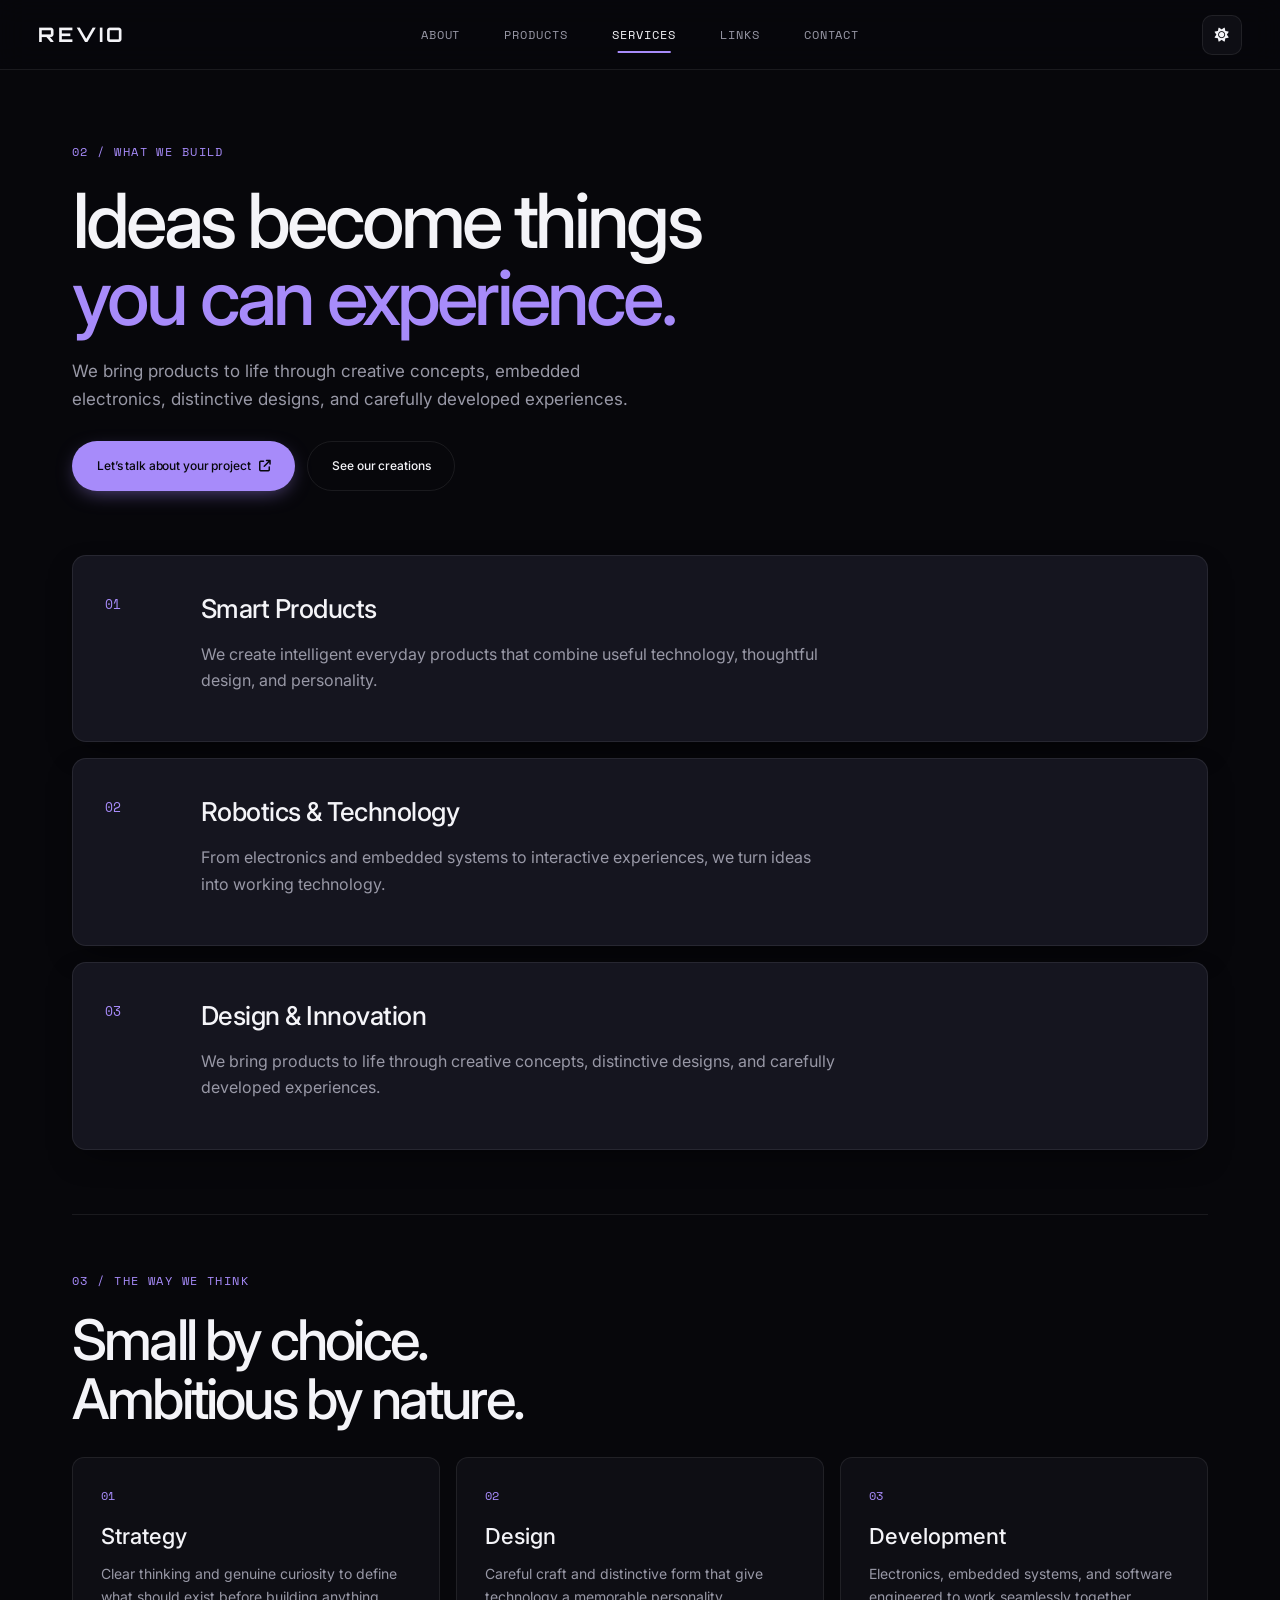
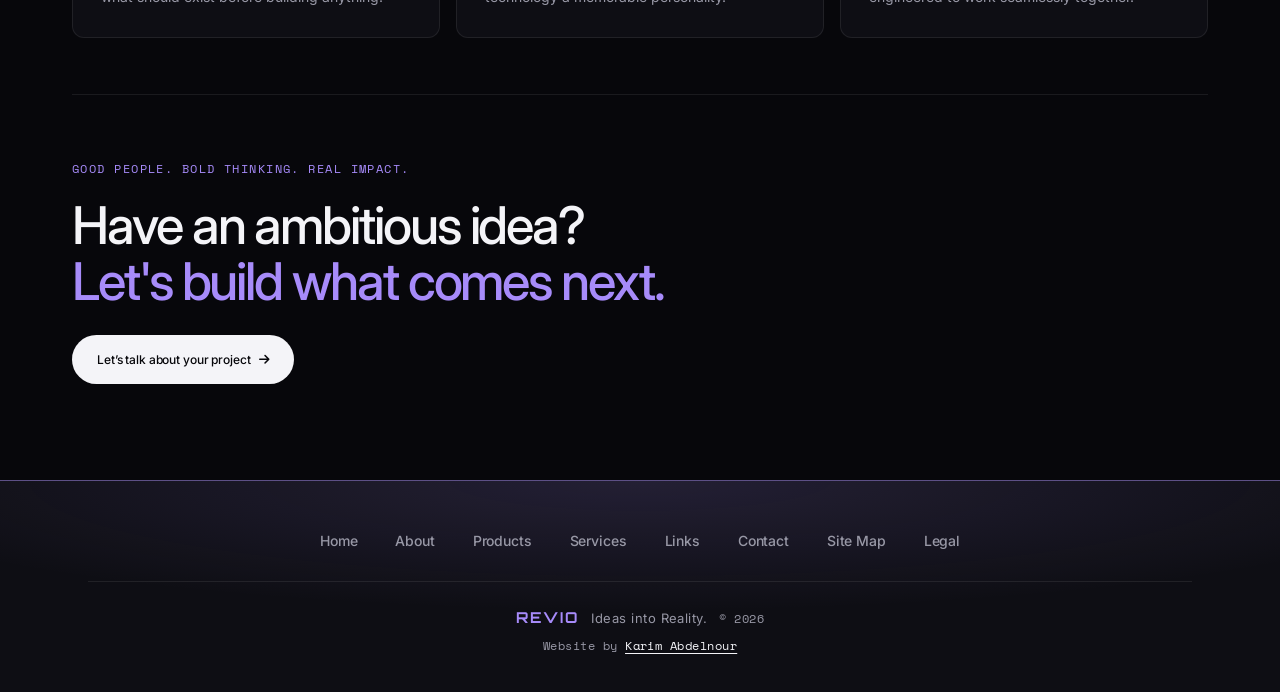
<file: services.html>
<!DOCTYPE html>
<html lang="en">
<head>
  <meta charset="UTF-8" />
  <meta name="viewport" content="width=device-width, initial-scale=1.0" />
  <title>Services — REVIO | Ideas into Reality.</title>
  <meta name="description" content="Smart Products, Robotics & Technology, and Design & Innovation services by REVIO." />
  <link rel="icon" type="image/svg+xml" href="favicon.svg" />
  <script src="theme.js"></script>
  <link rel="preconnect" href="https://fonts.googleapis.com" />
  <link rel="preconnect" href="https://fonts.gstatic.com" crossorigin />
  <link href="https://fonts.googleapis.com/css2?family=Inter:wght@400;500;600;700&family=Orbitron:wght@600;700;800&family=Space+Mono:wght@400;700&display=swap" rel="stylesheet" />
  <link rel="stylesheet" href="https://cdnjs.cloudflare.com/ajax/libs/font-awesome/6.5.1/css/all.min.css" />
  <link rel="stylesheet" href="style.css" />
</head>
<body>
  <header>
    <div class="header-content">
      <div class="header-left"><a href="index.html#home" class="site-name">REVIO</a></div>
      <nav id="main-nav">
        <a href="index.html#about">About</a>
        <a href="index.html#work">Products</a>
        <a href="services.html" class="active">Services</a>
        <a href="links.html">Links</a>
        <a href="contact.html">Contact</a>
      </nav>
      <div class="header-actions">
        <button class="hamburger" id="hamburger" aria-label="Toggle navigation menu" aria-expanded="false"><span></span><span></span><span></span></button>
      </div>
    </div>
  </header>

  <main class="services-page">
    <section class="services-hero">
      <div class="section-label"><span class="accent">02 / WHAT WE BUILD</span></div>
      <h1>Ideas become things<br /><em>you can experience.</em></h1>
      <p>We bring products to life through creative concepts, embedded electronics, distinctive designs, and carefully developed experiences.</p>
      <div class="hero-actions">
        <a href="contact.html" class="btn btn-accent">Let’s talk about your project <i class="fa-solid fa-arrow-up-right-from-square"></i></a>
        <a href="index.html#work" class="btn btn-ghost">See our creations</a>
      </div>
    </section>

    <section class="service-list" aria-label="REVIO services">
      <article class="service-row">
        <div class="service-number">01</div>
        <div>
          <h2>Smart Products</h2>
          <p>We create intelligent everyday products that combine useful technology, thoughtful design, and personality.</p>
        </div>
      </article>
      <article class="service-row">
        <div class="service-number">02</div>
        <div>
          <h2>Robotics &amp; Technology</h2>
          <p>From electronics and embedded systems to interactive experiences, we turn ideas into working technology.</p>
        </div>
      </article>
      <article class="service-row">
        <div class="service-number">03</div>
        <div>
          <h2>Design &amp; Innovation</h2>
          <p>We bring products to life through creative concepts, distinctive designs, and carefully developed experiences.</p>
        </div>
      </article>
    </section>

    <section class="services-process">
      <div class="section-label"><span class="accent">03 / THE WAY WE THINK</span></div>
      <h2 class="section-title">Small by choice.<br />Ambitious by nature.</h2>
      <div class="process-grid">
        <div><span>01</span><h3>Strategy</h3><p>Clear thinking and genuine curiosity to define what should exist before building anything.</p></div>
        <div><span>02</span><h3>Design</h3><p>Careful craft and distinctive form that give technology a memorable personality.</p></div>
        <div><span>03</span><h3>Development</h3><p>Electronics, embedded systems, and software engineered to work seamlessly together.</p></div>
      </div>
    </section>

    <section class="services-cta">
      <p class="section-label"><span class="accent">GOOD PEOPLE. BOLD THINKING. REAL IMPACT.</span></p>
      <h2>Have an ambitious idea?<br /><em>Let's build what comes next.</em></h2>
      <a href="contact.html" class="btn btn-primary">Let’s talk about your project <i class="fa-solid fa-arrow-right"></i></a>
    </section>
  </main>

  <footer>
    <div class="footer-top">
      <div class="footer-links">
        <a href="index.html#home">Home</a>
        <a href="index.html#about">About</a>
        <a href="index.html#work">Products</a>
        <a href="services.html">Services</a>
        <a href="links.html">Links</a>
        <a href="contact.html">Contact</a>
        <a href="sitemap.html">Site Map</a>
        <a href="legal.html">Legal</a>
      </div>
    </div>
    <div class="footer-copyright">
      <div class="footer-brand">
        <strong>REVIO</strong>
        <span>Ideas into Reality.</span>
        <span class="footer-year">&copy; 2026</span>
      </div>
      <p class="site-credit">Website by <a href="https://karimuq.github.io/website/" target="_blank" rel="noopener noreferrer">Karim Abdelnour</a></p>
    </div>
  </footer>
  <script src="script.js"></script>
</body>
</html>
</file>
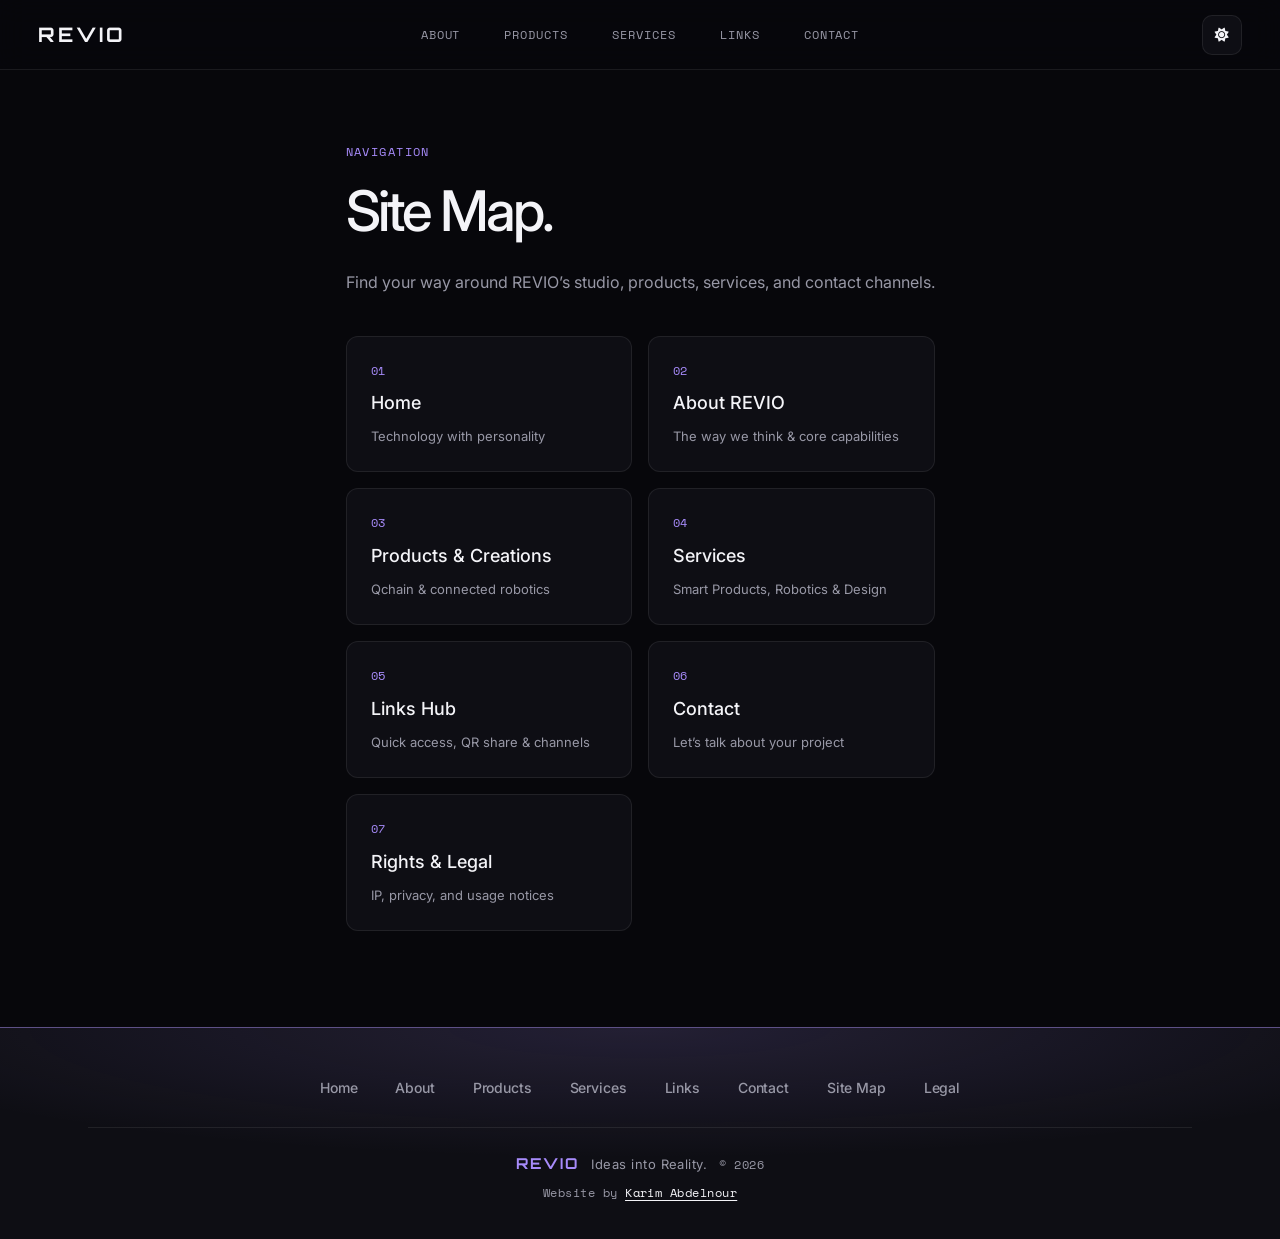
<file: sitemap.html>
<!DOCTYPE html>
<html lang="en">
<head>
  <meta charset="UTF-8" />
  <meta name="viewport" content="width=device-width, initial-scale=1.0" />
  <title>Site Map — REVIO</title>
  <meta name="description" content="Explore REVIO products, services, links, and contact pages." />
  <link rel="icon" type="image/svg+xml" href="favicon.svg" />
  <script src="theme.js"></script>
  <link rel="preconnect" href="https://fonts.googleapis.com" />
  <link rel="preconnect" href="https://fonts.gstatic.com" crossorigin />
  <link href="https://fonts.googleapis.com/css2?family=Inter:wght@400;500;600;700&family=Orbitron:wght@600;700;800&family=Space+Mono:wght@400;700&display=swap" rel="stylesheet" />
  <link rel="stylesheet" href="https://cdnjs.cloudflare.com/ajax/libs/font-awesome/6.5.1/css/all.min.css" />
  <link rel="stylesheet" href="style.css" />
</head>
<body>
  <header>
    <div class="header-content">
      <div class="header-left"><a href="index.html#home" class="site-name">REVIO</a></div>
      <nav id="main-nav">
        <a href="index.html#about">About</a>
        <a href="index.html#work">Products</a>
        <a href="services.html">Services</a>
        <a href="links.html">Links</a>
        <a href="contact.html">Contact</a>
      </nav>
      <div class="header-actions">
        <button class="hamburger" id="hamburger" aria-label="Toggle navigation menu" aria-expanded="false"><span></span><span></span><span></span></button>
      </div>
    </div>
  </header>
  <main class="sitemap-page">
    <div class="section-label"><span class="accent">NAVIGATION</span></div>
    <h1 class="section-title">Site Map.</h1>
    <p class="sitemap-intro">Find your way around REVIO’s studio, products, services, and contact channels.</p>
    <div class="sitemap-grid">
      <a href="index.html#home"><span>01</span><strong>Home</strong><small>Technology with personality</small></a>
      <a href="index.html#about"><span>02</span><strong>About REVIO</strong><small>The way we think &amp; core capabilities</small></a>
      <a href="index.html#work"><span>03</span><strong>Products &amp; Creations</strong><small>Qchain &amp; connected robotics</small></a>
      <a href="services.html"><span>04</span><strong>Services</strong><small>Smart Products, Robotics &amp; Design</small></a>
      <a href="links.html"><span>05</span><strong>Links Hub</strong><small>Quick access, QR share &amp; channels</small></a>
      <a href="contact.html"><span>06</span><strong>Contact</strong><small>Let’s talk about your project</small></a>
      <a href="legal.html"><span>07</span><strong>Rights &amp; Legal</strong><small>IP, privacy, and usage notices</small></a>
    </div>
  </main>
  <footer>
    <div class="footer-top">
      <div class="footer-links">
        <a href="index.html#home">Home</a>
        <a href="index.html#about">About</a>
        <a href="index.html#work">Products</a>
        <a href="services.html">Services</a>
        <a href="links.html">Links</a>
        <a href="contact.html">Contact</a>
        <a href="sitemap.html">Site Map</a>
        <a href="legal.html">Legal</a>
      </div>
    </div>
    <div class="footer-copyright">
      <div class="footer-brand">
        <strong>REVIO</strong>
        <span>Ideas into Reality.</span>
        <span class="footer-year">&copy; 2026</span>
      </div>
      <p class="site-credit">Website by <a href="https://karimuq.github.io/website/" target="_blank" rel="noopener noreferrer">Karim Abdelnour</a></p>
    </div>
  </footer>
  <script src="script.js"></script>
</body>
</html>
</file>
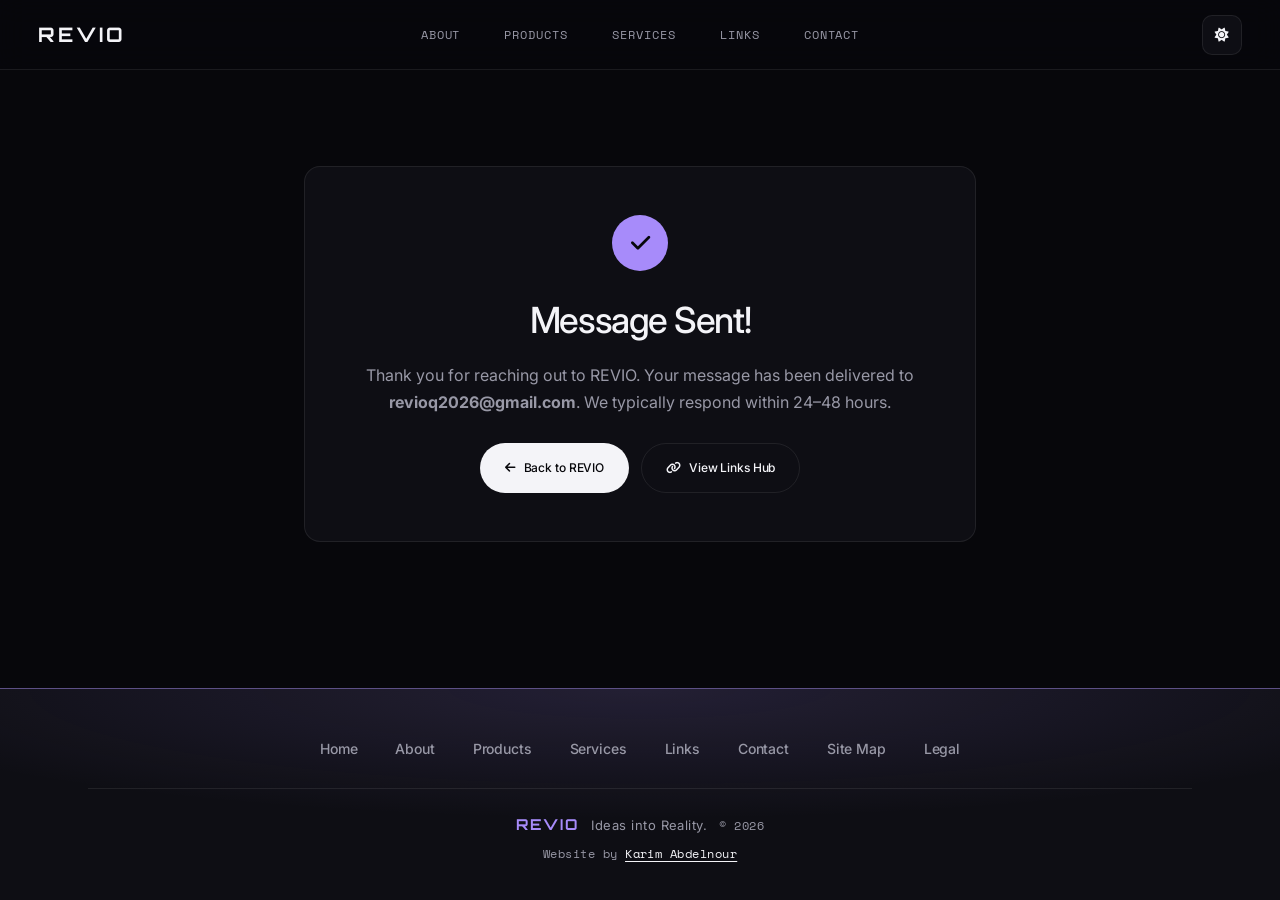
<file: thanks.html>
<!DOCTYPE html>
<html lang="en">
<head>
  <meta charset="UTF-8" />
  <meta name="viewport" content="width=device-width, initial-scale=1.0" />
  <title>Message Received — REVIO</title>
  <meta name="description" content="Thank you for reaching out to REVIO. Your message has been sent." />
  <meta name="robots" content="noindex, nofollow" />
  <link rel="icon" type="image/svg+xml" href="favicon.svg" />
  <script src="theme.js"></script>
  <link rel="preconnect" href="https://fonts.googleapis.com" />
  <link rel="preconnect" href="https://fonts.gstatic.com" crossorigin />
  <link href="https://fonts.googleapis.com/css2?family=Inter:wght@400;500;600;700&family=Orbitron:wght@600;700;800&family=Space+Mono:wght@400;700&display=swap" rel="stylesheet" />
  <link rel="stylesheet" href="https://cdnjs.cloudflare.com/ajax/libs/font-awesome/6.5.1/css/all.min.css" />
  <link rel="stylesheet" href="style.css" />
</head>
<body>
  <header>
    <div class="header-content">
      <div class="header-left"><a href="index.html#home" class="site-name">REVIO</a></div>
      <nav id="main-nav">
        <a href="index.html#about">About</a>
        <a href="index.html#work">Products</a>
        <a href="services.html">Services</a>
        <a href="links.html">Links</a>
        <a href="contact.html">Contact</a>
      </nav>
      <div class="header-actions">
        <button class="hamburger" id="hamburger" aria-label="Toggle navigation menu" aria-expanded="false"><span></span><span></span><span></span></button>
      </div>
    </div>
  </header>

  <main class="thanks-container">
    <div class="thanks-card">
      <div class="thanks-icon"><i class="fa-solid fa-check"></i></div>
      <h1 id="thanks-title">Message Sent!</h1>
      <p id="thanks-copy">Thank you for reaching out to REVIO. Your message has been delivered to <strong>revioq2026@gmail.com</strong>. We typically respond within 24–48 hours.</p>
      <div class="thanks-actions">
        <a href="index.html" class="btn btn-primary"><i class="fa-solid fa-arrow-left"></i> Back to REVIO</a>
        <a href="links.html" class="btn btn-ghost"><i class="fa-solid fa-link"></i> View Links Hub</a>
      </div>
    </div>
  </main>

  <footer>
    <div class="footer-top">
      <div class="footer-links">
        <a href="index.html#home">Home</a>
        <a href="index.html#about">About</a>
        <a href="index.html#work">Products</a>
        <a href="services.html">Services</a>
        <a href="links.html">Links</a>
        <a href="contact.html">Contact</a>
        <a href="sitemap.html">Site Map</a>
        <a href="legal.html">Legal</a>
      </div>
    </div>
    <div class="footer-copyright">
      <div class="footer-brand">
        <strong>REVIO</strong>
        <span>Ideas into Reality.</span>
        <span class="footer-year">&copy; 2026</span>
      </div>
      <p class="site-credit">Website by <a href="https://karimuq.github.io/website/" target="_blank" rel="noopener noreferrer">Karim Abdelnour</a></p>
    </div>
  </footer>
  <script src="script.js"></script>
</body>
</html>
</file>
<file: style.css>
/* ==========================================================================
   REVIO TECH — SITE STRUCTURE & ANIMATIONS
   Theme: #07070b Obsidian / #0e0e14 Surface / #a78bfa Violet / Inter
   ========================================================================== */

:root,
[data-theme="dark"] {
  --bg-primary: #07070b;
  --bg-surface: #0e0e14;
  --bg-elevated: #15151f;
  --border-subtle: rgba(255, 255, 255, 0.08);
  --border-hover: rgba(167, 139, 250, 0.42);
  --text-primary: #f4f4f8;
  --text-muted: #9898a6;
  --accent: #a78bfa;
  --accent-hover: #c4b5fd;
  --accent-soft: rgba(167, 139, 250, 0.12);
  --accent-contrast: #07070b;
  --pill-bg: #f4f4f8;
  --pill-text: #07070b;
  --header-bg: rgba(7, 7, 11, 0.82);
  --shadow-card: 0 12px 32px -12px rgba(0, 0, 0, 0.65);
  --selection-bg: rgba(167, 139, 250, 0.28);
  --font-sans: "Inter", -apple-system, BlinkMacSystemFont, "Segoe UI", Roboto, sans-serif;
  --font-mono: "Space Mono", ui-monospace, SFMono-Regular, monospace;
}

[data-theme="light"] {
  --bg-primary: #fafafe;
  --bg-surface: #f1f0f7;
  --bg-elevated: #ffffff;
  --border-subtle: rgba(17, 17, 27, 0.09);
  --border-hover: rgba(109, 40, 217, 0.36);
  --text-primary: #111118;
  --text-muted: #5a5a6e;
  --accent: #6d28d9;
  --accent-hover: #5b21b6;
  --accent-soft: rgba(109, 40, 217, 0.08);
  --accent-contrast: #ffffff;
  --pill-bg: #111118;
  --pill-text: #fafafe;
  --header-bg: rgba(250, 250, 254, 0.86);
  --shadow-card: 0 10px 28px -10px rgba(17, 17, 24, 0.08);
  --selection-bg: rgba(109, 40, 217, 0.16);
}

*,
*::before,
*::after {
  box-sizing: border-box;
  margin: 0;
  padding: 0;
}

::selection {
  background: var(--selection-bg);
  color: var(--text-primary);
}

html {
  scroll-behavior: smooth;
  background-color: var(--bg-primary);
  color: var(--text-primary);
  font-family: var(--font-sans);
  -webkit-font-smoothing: antialiased;
  -moz-osx-font-smoothing: grayscale;
}

body {
  background-color: var(--bg-primary);
  color: var(--text-primary);
  line-height: 1.65;
  overflow-x: hidden;
  min-height: 100vh;
  display: flex;
  flex-direction: column;
  transition: background-color 0.25s ease, color 0.25s ease;
}

body.menu-open,
body.viewer-open {
  overflow: hidden;
}

a {
  color: inherit;
  text-decoration: none;
}

img {
  display: block;
  max-width: 100%;
}

section[id],
article[id] {
  scroll-margin-top: 85px;
}

/* ===== FIXED HEADER (3-COLUMN STRUCTURE + SCROLL SHRINK) ===== */
header {
  position: fixed;
  top: 0;
  left: 0;
  width: 100%;
  height: 70px;
  z-index: 1000;
  border-bottom: 1px solid var(--border-subtle);
  transition: height 0.3s ease;
}

/* Backdrop blur on ::before so position:fixed mobile nav isn't trapped inside header */
header::before {
  content: "";
  position: absolute;
  inset: 0;
  z-index: -1;
  background: var(--header-bg);
  backdrop-filter: blur(14px);
  -webkit-backdrop-filter: blur(14px);
}

header.scrolled {
  height: 60px;
}

.header-content {
  height: 100%;
  max-width: 1400px;
  margin: 0 auto;
  padding: 0 3%;
  display: grid;
  grid-template-columns: 1fr auto 1fr;
  align-items: center;
  gap: 16px;
}

.header-left {
  justify-self: start;
  display: flex;
  align-items: center;
}

.site-name {
  font-family: "Orbitron", var(--font-sans);
  font-size: 20px;
  font-weight: 700;
  letter-spacing: 0.14em;
  text-transform: uppercase;
  color: var(--text-primary);
  transition: color 0.2s ease;
}

.site-name:hover {
  color: var(--accent);
}

#main-nav {
  justify-self: center;
  display: flex;
  align-items: center;
  gap: 1.25rem;
}

#main-nav a {
  position: relative;
  display: inline-flex;
  align-items: center;
  min-height: 44px;
  padding: 0.5rem 0.75rem;
  font-family: var(--font-mono);
  font-size: 0.75rem;
  letter-spacing: 0.08em;
  text-transform: uppercase;
  color: var(--text-muted);
  transition: color 0.3s ease;
}

#main-nav a::after {
  content: "";
  position: absolute;
  bottom: 4px;
  left: 50%;
  width: 0;
  height: 2px;
  background: var(--accent);
  transform: translateX(-50%);
  transition: width 0.3s ease;
}

#main-nav a:hover,
#main-nav a.active {
  color: var(--text-primary);
}

#main-nav a:hover::after,
#main-nav a.active::after {
  width: 60%;
}

.header-actions {
  justify-self: end;
  display: flex;
  align-items: center;
  gap: 10px;
}

.theme-toggle {
  justify-self: end;
  width: 40px;
  height: 40px;
  border-radius: 10px;
  border: 1px solid var(--border-subtle);
  background: var(--bg-surface);
  color: var(--text-primary);
  display: inline-flex;
  align-items: center;
  justify-content: center;
  cursor: pointer;
  font-size: 14px;
  transition: border-color 0.2s ease, transform 0.2s ease, color 0.2s ease;
  flex-shrink: 0;
}

.theme-toggle:hover {
  border-color: var(--accent);
  color: var(--accent);
  transform: translateY(-1px);
}

/* Hamburger */
.hamburger {
  display: none;
  flex-direction: column;
  justify-content: space-between;
  align-items: center;
  width: 44px;
  height: 44px;
  background: transparent;
  border: none;
  cursor: pointer;
  padding: 13px 9px;
  position: relative;
  z-index: 1002;
}

.hamburger span {
  width: 26px;
  height: 2px;
  background: var(--text-primary);
  border-radius: 10px;
  transition: transform 0.3s ease, opacity 0.3s ease;
}

.hamburger.active span:nth-child(1) {
  transform: translateY(8px) rotate(45deg);
}

.hamburger.active span:nth-child(2) {
  opacity: 0;
}

.hamburger.active span:nth-child(3) {
  transform: translateY(-8px) rotate(-45deg);
}

main,
section#home {
  margin-top: 70px;
}

/* ===== SHARED SECTION TYPOGRAPHY & BUTTONS ===== */
section {
  width: 100%;
}

.section-label {
  font-family: var(--font-mono);
  font-size: 12px;
  font-weight: 400;
  letter-spacing: 0.12em;
  text-transform: uppercase;
  color: var(--text-muted);
  margin-bottom: 20px;
}

.section-label .accent,
.accent {
  color: var(--accent);
}

.section-title {
  font-size: clamp(28px, 5vw, 56px);
  font-weight: 500;
  line-height: 1.06;
  letter-spacing: -0.05em;
  color: var(--text-primary);
  margin-bottom: 28px;
}

.btn {
  display: inline-flex;
  align-items: center;
  justify-content: center;
  gap: 8px;
  border-radius: 100px;
  padding: 14px 24px;
  font-size: 12px;
  font-weight: 500;
  letter-spacing: -0.01em;
  cursor: pointer;
  border: 1px solid transparent;
  transition: transform 0.25s ease, opacity 0.25s ease, border-color 0.25s ease, background-color 0.25s ease;
}

.btn:hover {
  transform: translateY(-2px);
}

.btn-primary {
  background-color: var(--pill-bg);
  color: var(--pill-text);
}

.btn-accent {
  background-color: var(--accent);
  color: var(--accent-contrast);
  box-shadow: 0 6px 20px -6px color-mix(in srgb, var(--accent) 55%, transparent);
}

.btn-accent:hover {
  background-color: var(--accent-hover);
}

.btn-ghost {
  background-color: transparent;
  color: var(--text-primary);
  border-color: var(--border-subtle);
}

.btn-ghost:hover {
  border-color: var(--border-hover);
  background-color: var(--bg-surface);
}

/* ===== 01 — HERO ===== */
.hero {
  min-height: calc(100vh - 70px);
  min-height: calc(100svh - 70px);
  max-width: 1200px;
  margin: 70px auto 0;
  padding: 100px 32px 60px;
  display: flex;
  flex-direction: column;
  justify-content: flex-end;
  position: relative;
  overflow: hidden;
  isolation: isolate;
}

.hero::after {
  content: "IDEAS INTO REALITY";
  position: absolute;
  right: 3%;
  top: 22%;
  color: var(--text-muted);
  opacity: 0.35;
  font: 0.65rem var(--font-mono);
  letter-spacing: 0.18em;
  writing-mode: vertical-rl;
  pointer-events: none;
}

.hero-content {
  position: relative;
  z-index: 1;
  display: flex;
  flex-direction: column;
  align-items: flex-start;
  gap: 24px;
}

.hero-bg-visual {
  position: absolute;
  right: -2%;
  top: 50%;
  transform: translateY(-50%);
  width: min(56vw, 700px);
  z-index: -1;
  pointer-events: none;
  opacity: 0.78;
  mix-blend-mode: screen;
  -webkit-mask-image: radial-gradient(closest-side at center, rgba(0, 0, 0, 1) 25%, rgba(0, 0, 0, 0.5) 62%, rgba(0, 0, 0, 0) 98%);
  mask-image: radial-gradient(closest-side at center, rgba(0, 0, 0, 1) 25%, rgba(0, 0, 0, 0.5) 62%, rgba(0, 0, 0, 0) 98%);
}

.hero-bg-visual img {
  width: 100%;
  height: auto;
  object-fit: cover;
  filter: brightness(1.15) contrast(1.06);
}

[data-theme="light"] .hero-bg-visual {
  opacity: 0.28;
  mix-blend-mode: multiply;
}

[data-theme="light"] .hero-bg-visual img {
  filter: invert(1) hue-rotate(180deg) saturate(1.35) contrast(1.05);
}

.hero-eyebrow {
  font-family: var(--font-mono);
  font-size: 12px;
  letter-spacing: 0.14em;
  text-transform: uppercase;
  color: var(--accent);
}

.hero-title {
  font-size: clamp(34px, 8.5vw, 108px);
  font-weight: 500;
  line-height: 0.96;
  letter-spacing: -0.06em;
  color: var(--text-primary);
}

.hero-title em {
  display: block;
  font-style: normal;
  font-size: clamp(19px, 2.8vw, 34px);
  letter-spacing: -0.03em;
  line-height: 1.3;
  color: var(--text-muted);
  margin-top: 14px;
  font-weight: 400;
}

.hero-meta {
  display: flex;
  flex-wrap: wrap;
  align-items: center;
  gap: 12px 24px;
}

.hero-role {
  font-family: var(--font-mono);
  font-size: 12px;
  font-weight: 400;
  letter-spacing: 0.08em;
  text-transform: uppercase;
  color: var(--text-primary);
}

.hero-desc {
  font-size: 17px;
  line-height: 1.65;
  letter-spacing: -0.01em;
  color: var(--text-muted);
  max-width: 600px;
}

.hero-actions {
  display: flex;
  flex-wrap: wrap;
  gap: 12px;
}

.hero-index {
  margin-top: 48px;
  padding-top: 20px;
  border-top: 1px solid var(--border-subtle);
  font-family: var(--font-mono);
  font-size: 11px;
  letter-spacing: 0.14em;
  color: var(--text-muted);
}

/* ===== 02 — ABOUT ===== */
.about {
  background-color: var(--bg-surface);
  border-top: 1px solid var(--border-subtle);
  border-bottom: 1px solid var(--border-subtle);
  padding: 96px 32px;
}

.about-inner {
  max-width: 1104px;
  margin: 0 auto;
}

.about-grid {
  display: grid;
  grid-template-columns: 1fr 1.15fr;
  gap: 64px;
  align-items: start;
}

.about-bio {
  font-size: 16px;
  line-height: 1.7;
  letter-spacing: -0.01em;
  color: var(--text-muted);
  margin-bottom: 20px;
}

.about-signoff {
  font-size: 16px;
  font-weight: 500;
  color: var(--text-primary);
}

/* ===== 03 — WORK / PRODUCTS ===== */
.work {
  max-width: 1200px;
  margin: 0 auto;
  padding: 96px 32px;
}

.portfolio-notice {
  display: flex;
  align-items: flex-start;
  gap: 12px;
  padding: 16px 20px;
  border-radius: 12px;
  background: var(--bg-surface);
  border: 1px solid var(--border-subtle);
  font-size: 13px;
  line-height: 1.6;
  color: var(--text-muted);
  margin-bottom: 56px;
}

.portfolio-notice i {
  color: var(--accent);
  margin-top: 3px;
}

.portfolio-notice a {
  color: var(--text-primary);
  text-decoration: underline;
  text-underline-offset: 3px;
}

.project {
  display: flex;
  flex-direction: column;
  gap: 28px;
}

.project-split {
  display: grid;
  grid-template-columns: minmax(0, 1.2fr) minmax(280px, 400px);
  gap: 48px;
  align-items: start;
}

.project-split .project-feature {
  max-width: 100%;
  width: 100%;
  justify-self: end;
  margin-top: 28px;
}

.project-header {
  display: flex;
  flex-direction: column;
  gap: 12px;
  max-width: 760px;
}

.project-index {
  font-family: var(--font-mono);
  font-size: 12px;
  letter-spacing: 0.1em;
  text-transform: uppercase;
  color: var(--accent);
}

.project-name {
  font-size: clamp(28px, 3.6vw, 40px);
  font-weight: 500;
  line-height: 1.12;
  letter-spacing: -0.04em;
  color: var(--text-primary);
}

.project-tagline {
  font-size: 18px;
  font-weight: 500;
  color: var(--text-primary);
}

.project-desc {
  font-size: 16px;
  line-height: 1.65;
  color: var(--text-muted);
}

.project-meta {
  display: flex;
  flex-wrap: wrap;
  gap: 8px;
  margin-top: 4px;
}

.project-meta span {
  font-size: 11px;
  font-weight: 500;
  letter-spacing: 0.03em;
  padding: 5px 12px;
  border-radius: 100px;
  background: var(--bg-surface);
  border: 1px solid var(--border-subtle);
  color: var(--text-muted);
}

.project-actions {
  display: flex;
  flex-wrap: wrap;
  align-items: center;
  gap: 12px;
  margin-top: 10px;
}

.order-badge {
  font-family: var(--font-mono);
  font-size: 11px;
  letter-spacing: 0.08em;
  color: var(--accent);
  padding: 6px 12px;
  border-radius: 100px;
  border: 1px solid color-mix(in srgb, var(--accent) 32%, var(--border-subtle));
  background: var(--accent-soft);
}

.project-divider {
  height: 1px;
  background: var(--border-subtle);
  margin: 64px 0;
}

.asset-image {
  width: 100%;
  height: auto;
  object-fit: cover;
  cursor: zoom-in;
  transition: transform 0.35s ease, opacity 0.2s ease;
}

.project-feature {
  position: relative;
  max-width: 480px;
  border-radius: 14px;
  overflow: hidden;
  border: 1px solid var(--border-subtle);
  background: var(--bg-surface);
}

.feature-label {
  display: flex;
  justify-content: space-between;
  padding: 12px 18px;
  font-family: var(--font-mono);
  font-size: 11px;
  letter-spacing: 0.06em;
  color: var(--text-muted);
  border-top: 1px solid var(--border-subtle);
}

/* ===== 04 — LINKS SECTION ===== */
.links-section {
  background: var(--bg-surface);
  border-top: 1px solid var(--border-subtle);
  border-bottom: 1px solid var(--border-subtle);
  padding: 96px 32px;
}

.links-section-inner {
  max-width: 1104px;
  margin: 0 auto;
}

.links-grid {
  display: flex;
  flex-direction: column;
  gap: 8px;
}

.link-card {
  display: flex;
  align-items: center;
  gap: 20px;
  padding: 24px 28px;
  border-radius: 12px;
  background: var(--bg-elevated);
  border: 1px solid var(--border-subtle);
  box-shadow: var(--shadow-card);
  transition: border-color 0.25s ease, transform 0.25s ease, background-color 0.25s ease;
}

.link-card:hover {
  border-color: var(--border-hover);
  transform: translateX(6px);
}

.link-icon {
  width: 42px;
  height: 42px;
  border-radius: 10px;
  background: var(--accent-soft);
  border: 1px solid color-mix(in srgb, var(--accent) 26%, var(--border-subtle));
  display: flex;
  align-items: center;
  justify-content: center;
  color: var(--accent);
  font-size: 16px;
  flex-shrink: 0;
}

.link-info {
  display: flex;
  flex-direction: column;
  gap: 2px;
  flex: 1;
  min-width: 0;
}

.link-platform {
  font-family: var(--font-mono);
  font-size: 11px;
  letter-spacing: 0.1em;
  color: var(--accent);
}

.link-value {
  font-size: 15px;
  font-weight: 500;
  color: var(--text-primary);
  overflow-wrap: anywhere;
}

.link-arrow {
  color: var(--text-muted);
  font-size: 14px;
  transition: transform 0.2s ease, color 0.2s ease;
}

.link-card:hover .link-arrow {
  color: var(--accent);
  transform: translateX(4px);
}

/* ===== 05 — CONTACT SECTION ===== */
.contact {
  max-width: 1200px;
  margin: 0 auto;
  padding: 96px 32px;
}

.contact-heading {
  font-size: clamp(32px, 6vw, 68px);
  font-weight: 500;
  line-height: 1.04;
  letter-spacing: -0.05em;
  color: var(--text-primary);
  margin-bottom: 24px;
}

.contact-sub {
  font-size: 16px;
  line-height: 1.65;
  color: var(--text-muted);
  max-width: 600px;
}

.contact-divider {
  height: 1px;
  background: var(--border-subtle);
  margin: 40px 0;
}

.contact-row {
  display: grid;
  grid-template-columns: repeat(3, 1fr);
  gap: 24px;
}

.contact-label {
  font-family: var(--font-mono);
  font-size: 11px;
  letter-spacing: 0.1em;
  color: var(--text-muted);
  margin-bottom: 8px;
  display: flex;
  align-items: center;
  gap: 6px;
}

.contact-label i {
  color: var(--accent);
}

.contact-col a {
  font-size: 16px;
  font-weight: 500;
  color: var(--text-primary);
  overflow-wrap: anywhere;
  transition: color 0.2s ease;
}

.contact-col a:hover {
  color: var(--accent);
}

.contact-cta {
  margin-top: 36px;
}

/* ===== SERVICES / CONTACT / UTILITY PAGES ===== */
.services-page,
.legal-page,
.sitemap-page {
  max-width: 1200px;
  margin: 70px auto 0;
  padding: 72px 32px 96px;
}

.services-hero h1 {
  font-size: clamp(32px, 6.5vw, 76px);
  font-weight: 500;
  line-height: 1.02;
  letter-spacing: -0.05em;
  margin-bottom: 20px;
}

.services-hero h1 em,
.services-cta h2 em,
.not-found-title em {
  font-style: normal;
  color: var(--accent);
}

.services-hero p {
  font-size: 17px;
  color: var(--text-muted);
  max-width: 600px;
  margin-bottom: 28px;
}

.service-list {
  display: flex;
  flex-direction: column;
  gap: 16px;
  margin: 64px 0;
}

.service-row {
  display: grid;
  grid-template-columns: 72px 1fr;
  align-items: start;
  gap: 24px;
  padding: 32px;
  background: var(--bg-elevated);
  border: 1px solid var(--border-subtle);
  border-radius: 14px;
  box-shadow: var(--shadow-card);
  transition: border-color 0.25s ease, transform 0.25s ease;
}

.service-row:hover {
  border-color: var(--border-hover);
  transform: translateY(-2px);
}

.service-number {
  font-family: var(--font-mono);
  font-size: 13px;
  color: var(--accent);
  padding-top: 6px;
}

.service-row h2 {
  font-size: 26px;
  font-weight: 500;
  letter-spacing: -0.02em;
  margin-bottom: 10px;
}

.service-row p {
  color: var(--text-muted);
  margin-bottom: 16px;
  max-width: 640px;
}

.service-row ul {
  list-style: none;
  display: flex;
  flex-wrap: wrap;
  gap: 8px;
}

.service-row li {
  font-size: 12px;
  padding: 5px 12px;
  border-radius: 100px;
  background: var(--bg-primary);
  border: 1px solid var(--border-subtle);
  color: var(--text-muted);
}

.service-arrow {
  color: var(--text-muted);
  font-size: 14px;
  margin-top: 8px;
}

.services-process {
  padding: 56px 0;
  border-top: 1px solid var(--border-subtle);
  border-bottom: 1px solid var(--border-subtle);
}

.process-grid {
  display: grid;
  grid-template-columns: repeat(3, 1fr);
  gap: 16px;
}

.process-grid > div {
  padding: 28px;
  border-radius: 12px;
  background: var(--bg-surface);
  border: 1px solid var(--border-subtle);
}

.process-grid span {
  display: block;
  font-family: var(--font-mono);
  font-size: 12px;
  color: var(--accent);
  margin-bottom: 12px;
}

.process-grid h3 {
  font-size: 22px;
  font-weight: 500;
  margin-bottom: 8px;
}

.process-grid p {
  font-size: 14px;
  color: var(--text-muted);
}

.services-cta {
  padding-top: 64px;
}

.services-cta h2 {
  font-size: clamp(34px, 5vw, 52px);
  font-weight: 500;
  letter-spacing: -0.04em;
  line-height: 1.08;
  margin-bottom: 24px;
}

/* Contact Page */
.contact-page-container {
  max-width: 780px;
  margin: 70px auto 0;
  padding: 72px 24px 96px;
}

.contact-page-header {
  text-align: center;
  margin-bottom: 40px;
}

.contact-page-header .section-label {
  justify-content: center;
  margin-bottom: 12px;
}

.contact-page-header h1 {
  font-size: clamp(28px, 5vw, 52px);
  font-weight: 500;
  letter-spacing: -0.05em;
  margin-bottom: 14px;
}

.contact-page-header p {
  color: var(--text-muted);
  font-size: 16px;
}

.contact-form-card {
  background: var(--bg-elevated);
  border: 1px solid var(--border-subtle);
  border-radius: 16px;
  padding: 36px;
  box-shadow: var(--shadow-card);
}

.form-grid {
  display: grid;
  grid-template-columns: repeat(2, 1fr);
  gap: 18px;
  margin-bottom: 18px;
}

.form-field {
  display: flex;
  flex-direction: column;
  gap: 8px;
  margin-bottom: 18px;
}

.form-grid .form-field {
  margin-bottom: 0;
}

.form-field label {
  font-size: 12px;
  font-weight: 500;
  color: var(--text-muted);
}

.form-field input,
.form-field select,
.form-field textarea {
  width: 100%;
  padding: 13px 15px;
  border-radius: 10px;
  border: 1px solid var(--border-subtle);
  background: var(--bg-primary);
  color: var(--text-primary);
  font-family: inherit;
  font-size: 14px;
  transition: border-color 0.2s ease;
}

.form-field input:focus,
.form-field select:focus,
.form-field textarea:focus {
  outline: none;
  border-color: var(--accent);
}

.form-field textarea {
  min-height: 150px;
  resize: vertical;
}

.btn-submit {
  width: 100%;
  padding: 15px 24px;
  border-radius: 100px;
  border: none;
  background: var(--accent);
  color: var(--accent-contrast);
  box-shadow: 0 6px 20px -6px color-mix(in srgb, var(--accent) 55%, transparent);
  font-family: inherit;
  font-size: 13px;
  font-weight: 600;
  cursor: pointer;
  display: inline-flex;
  align-items: center;
  justify-content: center;
  gap: 8px;
  transition: transform 0.2s ease, background-color 0.2s ease;
}

.btn-submit:hover {
  transform: translateY(-2px);
  background: var(--accent-hover);
}

.direct-contact-note {
  margin-top: 20px;
  text-align: center;
  font-size: 13px;
  color: var(--text-muted);
}

.direct-contact-note a {
  color: var(--accent);
  text-decoration: underline;
  text-underline-offset: 3px;
}

/* Thanks / 404 / Sitemap / Legal */
.thanks-container,
.not-found-page {
  max-width: 720px;
  margin: 70px auto 0;
  padding: 96px 24px;
  text-align: center;
}

.thanks-card {
  background: var(--bg-surface);
  border: 1px solid var(--border-subtle);
  border-radius: 16px;
  padding: 48px 32px;
}

.thanks-icon {
  width: 56px;
  height: 56px;
  border-radius: 999px;
  background: var(--accent);
  color: var(--accent-contrast);
  display: inline-flex;
  align-items: center;
  justify-content: center;
  font-size: 22px;
  margin-bottom: 20px;
}

.thanks-card h1 {
  font-size: 36px;
  font-weight: 500;
  letter-spacing: -0.04em;
  margin-bottom: 12px;
}

.thanks-card p {
  color: var(--text-muted);
  margin-bottom: 28px;
}

.thanks-actions {
  display: flex;
  gap: 12px;
  justify-content: center;
  flex-wrap: wrap;
}

.not-found-mark {
  font-size: clamp(72px, 16vw, 140px);
  font-weight: 600;
  letter-spacing: -0.06em;
  line-height: 1;
  color: var(--border-subtle);
  margin-bottom: 16px;
}

.not-found-title {
  font-size: clamp(30px, 6vw, 56px);
  font-weight: 500;
  letter-spacing: -0.05em;
  line-height: 1.06;
  margin-bottom: 16px;
}

.not-found-copy {
  color: var(--text-muted);
  margin-bottom: 28px;
}

.not-found-page .hero-actions {
  justify-content: center;
  margin-bottom: 28px;
}

.not-found-contact {
  font-size: 13px;
  color: var(--text-muted);
}

.not-found-contact strong {
  color: var(--accent);
}

.sitemap-intro,
.legal-lead {
  color: var(--text-muted);
  max-width: 640px;
  margin-bottom: 40px;
}

.sitemap-grid {
  display: grid;
  grid-template-columns: repeat(auto-fit, minmax(260px, 1fr));
  gap: 16px;
}

.sitemap-grid a {
  padding: 24px;
  border-radius: 12px;
  background: var(--bg-surface);
  border: 1px solid var(--border-subtle);
  display: flex;
  flex-direction: column;
  gap: 8px;
  transition: border-color 0.2s ease, transform 0.2s ease;
}

.sitemap-grid a:hover {
  border-color: var(--accent);
  transform: translateY(-2px);
}

.sitemap-grid span {
  font-family: var(--font-mono);
  font-size: 12px;
  color: var(--accent);
}

.sitemap-grid strong {
  font-size: 18px;
  font-weight: 500;
}

.sitemap-grid small {
  font-size: 13px;
  color: var(--text-muted);
}

.legal-sections {
  display: flex;
  flex-direction: column;
  gap: 20px;
}

.legal-sections section {
  display: grid;
  grid-template-columns: 56px 1fr;
  gap: 20px;
  padding: 28px;
  border-radius: 12px;
  background: var(--bg-surface);
  border: 1px solid var(--border-subtle);
}

.legal-number {
  font-family: var(--font-mono);
  font-size: 13px;
  color: var(--accent);
  padding-top: 3px;
}

.legal-sections h2 {
  font-size: 20px;
  font-weight: 500;
  margin-bottom: 10px;
}

.legal-sections p {
  font-size: 15px;
  color: var(--text-muted);
  margin-bottom: 10px;
}

.legal-sections p:last-child {
  margin-bottom: 0;
}

.legal-sections a {
  color: var(--accent);
  text-decoration: underline;
}

/* ===== FOOTER ===== */
footer {
  margin-top: auto;
  background-color: var(--bg-surface);
  background-image: radial-gradient(ellipse 65% 130px at 50% 0%, color-mix(in srgb, var(--accent) 14%, transparent), transparent);
  border-top: 1px solid color-mix(in srgb, var(--accent) 45%, var(--border-subtle));
  padding: 44px 24px 36px;
  text-align: center;
}

.footer-top {
  max-width: 1104px;
  margin: 0 auto 24px;
  padding-bottom: 24px;
  border-bottom: 1px solid var(--border-subtle);
  display: flex;
  flex-direction: column;
  align-items: center;
  justify-content: center;
  gap: 18px;
}

.footer-brand {
  display: flex;
  flex-wrap: wrap;
  align-items: baseline;
  justify-content: center;
  gap: 6px 12px;
}

.footer-brand strong {
  font-family: "Orbitron", var(--font-sans);
  font-size: 15px;
  font-weight: 700;
  letter-spacing: 0.14em;
  color: var(--accent);
}

.footer-brand span {
  font-family: var(--font-sans);
  font-size: 13px;
  color: var(--text-muted);
}

.footer-brand .footer-year {
  font-family: var(--font-mono);
  font-size: 12px;
  color: var(--text-muted);
}

.footer-links {
  display: flex;
  flex-wrap: wrap;
  justify-content: center;
  align-items: center;
  gap: 10px 26px;
}

.footer-links a {
  font-family: var(--font-sans);
  font-size: 14px;
  font-weight: 500;
  letter-spacing: -0.01em;
  color: var(--text-muted);
  padding: 4px 6px;
  transition: color 0.2s ease;
}

.footer-links a:hover {
  color: var(--accent);
}

.footer-copyright {
  max-width: 1104px;
  margin: 0 auto;
  display: flex;
  flex-direction: column;
  justify-content: center;
  align-items: center;
  gap: 6px;
  font-family: var(--font-mono);
  font-size: 12px;
  letter-spacing: 0.04em;
  color: var(--text-muted);
}

.site-credit a {
  color: var(--text-primary);
  text-decoration: underline;
  text-underline-offset: 3px;
}

.site-credit a:hover {
  color: var(--accent);
}

/* ===== PORTFOLIO IMAGE VIEWER (LIGHTBOX) ===== */
.image-viewer {
  position: fixed;
  inset: 0;
  z-index: 1200;
  display: none;
  align-items: center;
  justify-content: center;
}

.image-viewer.is-open {
  display: flex;
}

.image-viewer-backdrop {
  position: absolute;
  inset: 0;
  background: rgba(8, 8, 10, 0.9);
  backdrop-filter: blur(10px);
}

.image-viewer-panel {
  position: relative;
  z-index: 1;
  width: min(94vw, 1040px);
  max-height: 92vh;
  display: flex;
  flex-direction: column;
  align-items: center;
  gap: 14px;
}

.image-viewer-toolbar {
  width: 100%;
  display: flex;
  justify-content: space-between;
  align-items: center;
}

.image-viewer-counter {
  font-family: var(--font-mono);
  font-size: 12px;
  color: #99999f;
}

.image-viewer-close,
.image-viewer-control {
  width: 40px;
  height: 40px;
  border-radius: 999px;
  border: 1px solid #28282e;
  background: #111114;
  color: #f5f5f7;
  cursor: pointer;
  display: inline-flex;
  align-items: center;
  justify-content: center;
  transition: border-color 0.2s ease;
}

.image-viewer-close:hover,
.image-viewer-control:hover {
  border-color: #b6a0f5;
}

.image-viewer-control[hidden] {
  display: none;
}

.image-viewer-prev,
.image-viewer-next {
  position: fixed;
  top: 50%;
  transform: translateY(-50%);
}

.image-viewer-prev { left: 20px; }
.image-viewer-next { right: 20px; }

.image-viewer-figure {
  display: flex;
  flex-direction: column;
  align-items: center;
  gap: 10px;
}

.image-viewer-image {
  max-height: 76vh;
  max-width: 86vw;
  object-fit: contain;
  border-radius: 12px;
  border: 1px solid #28282e;
}

.image-viewer.is-single .image-viewer-image {
  max-width: 94vw;
}

.image-viewer-caption {
  font-size: 13px;
  color: #99999f;
  text-align: center;
}

/* ===== QCHAIN ORDER MODAL ===== */
.order-modal {
  position: fixed;
  inset: 0;
  z-index: 1250;
  display: none;
  align-items: center;
  justify-content: center;
  padding: 20px;
}

.order-modal.is-open {
  display: flex;
}

.order-modal-backdrop {
  position: absolute;
  inset: 0;
  background: rgba(8, 8, 10, 0.84);
  backdrop-filter: blur(10px);
  -webkit-backdrop-filter: blur(10px);
}

.order-modal-panel {
  position: relative;
  z-index: 1;
  width: 100%;
  max-width: 580px;
  max-height: calc(100dvh - 32px);
  overflow-y: auto;
  background: var(--bg-surface);
  border: 1px solid var(--border-subtle);
  border-radius: 18px;
  padding: 28px;
}

.order-modal-header {
  display: flex;
  justify-content: space-between;
  align-items: flex-start;
  gap: 16px;
  margin-bottom: 20px;
}

.order-kicker {
  display: block;
  font-family: var(--font-mono);
  font-size: 11px;
  letter-spacing: 0.12em;
  color: var(--accent);
  margin-bottom: 4px;
}

.order-modal-header h2 {
  font-size: 26px;
  font-weight: 500;
  letter-spacing: -0.03em;
}

.order-modal-close {
  width: 40px;
  height: 40px;
  border-radius: 999px;
  border: 1px solid var(--border-subtle);
  background: var(--bg-primary);
  color: var(--text-primary);
  cursor: pointer;
  display: inline-flex;
  align-items: center;
  justify-content: center;
  flex-shrink: 0;
  transition: border-color 0.2s ease;
}

.order-modal-close:hover {
  border-color: var(--accent);
}

.order-summary-bar {
  display: flex;
  justify-content: space-between;
  align-items: center;
  gap: 16px;
  padding: 14px 16px;
  border-radius: 12px;
  background: var(--bg-primary);
  border: 1px solid var(--border-subtle);
  margin-bottom: 18px;
}

.order-summary-bar strong {
  display: block;
  font-size: 15px;
  font-weight: 500;
}

.order-summary-bar span {
  font-size: 12px;
  color: var(--text-muted);
}

.qty-control {
  display: inline-flex;
  align-items: center;
  border: 1px solid var(--border-subtle);
  border-radius: 100px;
  background: var(--bg-surface);
  overflow: hidden;
  flex-shrink: 0;
}

.qty-btn {
  width: 36px;
  height: 36px;
  border: none;
  background: transparent;
  color: var(--text-primary);
  font-size: 16px;
  cursor: pointer;
  display: inline-flex;
  align-items: center;
  justify-content: center;
  transition: color 0.2s ease, opacity 0.2s ease;
}

.qty-btn:hover:not(:disabled) {
  color: var(--accent);
}

.qty-btn:disabled {
  opacity: 0.35;
  cursor: not-allowed;
}

#order-qty {
  width: 34px;
  border: none;
  background: transparent;
  color: var(--text-primary);
  text-align: center;
  font-family: var(--font-mono);
  font-size: 14px;
  font-weight: 700;
  padding: 0;
}

.order-form .order-address-input {
  min-height: 86px;
}

.order-disclaimer {
  margin-top: 12px;
  text-align: center;
  font-size: 12px;
  line-height: 1.5;
  color: var(--text-muted);
}

/* ===== SCROLL FADE-IN ANIMATIONS ===== */
.fade-in {
  opacity: 0;
  transform: translateY(28px);
  transition: opacity 0.65s cubic-bezier(0.22, 1, 0.36, 1),
              transform 0.65s cubic-bezier(0.22, 1, 0.36, 1);
}

.fade-in.visible {
  opacity: 1;
  transform: none;
}

/* ===== RESPONSIVE ===== */
@media (max-width: 960px) {
  .about-grid,
  .contact-row,
  .process-grid,
  .form-grid,
  .project-split {
    grid-template-columns: 1fr;
    gap: 28px;
  }

  .project-split .project-feature {
    max-width: 440px;
    justify-self: start;
    margin-top: 0;
  }

  .service-row {
    grid-template-columns: 1fr;
    gap: 12px;
  }
}

@media (max-width: 768px) {
  .header-content {
    grid-template-columns: 1fr auto;
    padding: 0 20px;
  }

  .hamburger {
    display: flex;
  }

  #main-nav {
    position: fixed;
    top: 0;
    left: 0;
    width: 100%;
    height: 100dvh;
    background: var(--bg-primary);
    flex-direction: column;
    justify-content: center;
    align-items: center;
    gap: 12px;
    padding: 80px 24px 32px;
    opacity: 0;
    visibility: hidden;
    pointer-events: none;
    transform: translateY(-12px);
    transition: opacity 0.25s ease, transform 0.25s ease, visibility 0.25s ease;
    z-index: 1001;
  }

  #main-nav.active {
    opacity: 1;
    visibility: visible;
    pointer-events: auto;
    transform: translateY(0);
  }

  #main-nav a {
    font-size: 1.15rem;
    padding: 12px 24px;
  }

  .hero {
    min-height: auto;
    padding: 48px 20px 44px;
  }

  .hero::after {
    display: none;
  }

  .hero-bg-visual {
    width: min(88vw, 440px);
    right: -12%;
    top: 16%;
    transform: none;
    opacity: 0.52;
  }

  [data-theme="light"] .hero-bg-visual {
    opacity: 0.2;
  }

  .hero-desc {
    font-size: 16px;
  }

  .hero-index {
    margin-top: 28px;
  }

  .about,
  .work,
  .links-section,
  .contact {
    padding: 56px 20px;
  }

  .project-divider {
    margin: 44px 0;
  }

  .link-card {
    padding: 16px 18px;
    gap: 14px;
  }

  .services-page,
  .legal-page,
  .sitemap-page,
  .contact-page-container,
  .thanks-container,
  .not-found-page {
    padding: 44px 20px 64px;
  }

  .service-list {
    margin: 40px 0;
  }

  .service-row {
    padding: 24px 20px;
  }

  .form-field input,
  .form-field select,
  .form-field textarea {
    font-size: 16px;
  }

  .legal-sections section {
    grid-template-columns: 1fr;
    gap: 8px;
    padding: 22px 20px;
  }

  footer {
    padding: 36px 20px calc(32px + env(safe-area-inset-bottom));
  }

  .footer-links {
    gap: 4px 14px;
  }

  .footer-links a {
    padding: 8px 10px;
  }

  .footer-links a[href$="#home"],
  .footer-links a[href="services.html"],
  .footer-links a[href="sitemap.html"],
  .footer-links a[href="legal.html"] {
    display: none;
  }

  .image-viewer-prev { left: 10px; }
  .image-viewer-next { right: 10px; }
}

@media (max-width: 600px) {
  .contact-form-card,
  .thanks-card,
  .order-modal-panel {
    padding: 22px 18px;
  }

  .order-modal {
    padding: 12px;
  }

  .order-summary-bar {
    flex-direction: column;
    align-items: flex-start;
  }

  .sitemap-grid {
    grid-template-columns: 1fr;
  }
}

@media (max-width: 480px) {
  .hero-actions,
  .project-actions {
    width: 100%;
  }

  .hero-actions .btn,
  .project-actions .btn,
  .contact-cta .btn,
  .thanks-actions .btn {
    width: 100%;
  }

  .order-badge {
    width: 100%;
    text-align: center;
  }
}
</file>
<file: links.css>
/* ==========================================================================
   REVIO — LINKS HUB
   ========================================================================== */

:root,
[data-theme="dark"] {
  --bg-color: #07070b;
  --card-bg: #0e0e14;
  --card-border: rgba(255, 255, 255, 0.08);
  --card-hover: rgba(167, 139, 250, 0.42);
  --text-primary: #f4f4f8;
  --text-secondary: #9898a6;
  --accent: #a78bfa;
  --accent-soft: rgba(167, 139, 250, 0.12);
  --accent-contrast: #07070b;
}

[data-theme="light"] {
  --bg-color: #fafafe;
  --card-bg: #ffffff;
  --card-border: rgba(17, 17, 27, 0.09);
  --card-hover: rgba(109, 40, 217, 0.36);
  --text-primary: #111118;
  --text-secondary: #5a5a6e;
  --accent: #6d28d9;
  --accent-soft: rgba(109, 40, 217, 0.08);
  --accent-contrast: #ffffff;
}

*,
*::before,
*::after {
  box-sizing: border-box;
  margin: 0;
  padding: 0;
}

body {
  background: var(--bg-color);
  color: var(--text-primary);
  font-family: "Inter", -apple-system, BlinkMacSystemFont, "Segoe UI", Roboto, sans-serif;
  line-height: 1.5;
  min-height: 100vh;
  -webkit-font-smoothing: antialiased;
}

a {
  color: inherit;
  text-decoration: none;
}

.container {
  max-width: 620px;
  margin: 0 auto;
  padding: 24px 20px 56px;
}

/* Top Nav */
.top-nav {
  display: flex;
  justify-content: space-between;
  align-items: center;
  margin-bottom: 36px;
}

.nav-link {
  display: inline-flex;
  align-items: center;
  gap: 8px;
  min-height: 40px;
  font-size: 12px;
  font-weight: 500;
  color: var(--text-secondary);
  padding: 8px 14px;
  border-radius: 100px;
  border: 1px solid var(--card-border);
  background: var(--card-bg);
  transition: color 0.2s ease, border-color 0.2s ease;
}

.nav-link:hover {
  color: var(--text-primary);
  border-color: var(--card-hover);
}

.nav-buttons {
  display: flex;
  gap: 8px;
}

.icon-btn {
  width: 40px;
  height: 40px;
  border-radius: 100px;
  border: 1px solid var(--card-border);
  background: var(--card-bg);
  color: var(--text-primary);
  cursor: pointer;
  display: inline-flex;
  align-items: center;
  justify-content: center;
  transition: border-color 0.2s ease, transform 0.2s ease;
}

.icon-btn:hover {
  border-color: var(--accent);
  transform: translateY(-1px);
}

/* Profile */
.profile {
  text-align: center;
  margin-bottom: 28px;
}

.avatar {
  width: 76px;
  height: 76px;
  border-radius: 22px;
  margin: 0 auto 14px;
  background: var(--card-bg);
  border: 1px solid var(--card-border);
  display: flex;
  align-items: center;
  justify-content: center;
  font-size: 24px;
  font-weight: 600;
  letter-spacing: -0.04em;
  color: var(--accent);
}

.name {
  font-size: 28px;
  font-weight: 500;
  letter-spacing: -0.04em;
  margin-bottom: 4px;
}

.bio {
  font-size: 14px;
  color: var(--text-secondary);
  margin-bottom: 16px;
}

.social-row {
  display: flex;
  justify-content: center;
  gap: 10px;
}

.social-link {
  width: 42px;
  height: 42px;
  border-radius: 100px;
  background: var(--card-bg);
  border: 1px solid var(--card-border);
  display: inline-flex;
  align-items: center;
  justify-content: center;
  color: var(--text-secondary);
  transition: color 0.2s ease, border-color 0.2s ease, transform 0.2s ease;
}

.social-link:hover {
  color: var(--accent);
  border-color: var(--accent);
  transform: translateY(-2px);
}

/* Links List */
.links-list {
  display: flex;
  flex-direction: column;
  gap: 12px;
}

.section-title {
  font-size: 11px;
  font-weight: 500;
  letter-spacing: 0.05em;
  text-transform: uppercase;
  color: var(--text-secondary);
  margin: 18px 0 4px;
}

.card {
  display: flex;
  align-items: center;
  gap: 14px;
  padding: 16px 18px;
  border-radius: 12px;
  background: var(--card-bg);
  border: 1px solid var(--card-border);
  transition: border-color 0.2s ease, transform 0.2s ease;
}

.card:hover {
  border-color: var(--accent);
  transform: translateY(-2px);
}

.card-spotlight {
  background: linear-gradient(135deg, color-mix(in srgb, var(--accent) 16%, var(--card-bg)), var(--card-bg) 72%);
  border-color: color-mix(in srgb, var(--accent) 48%, var(--card-border));
  box-shadow: 0 10px 28px -12px color-mix(in srgb, var(--accent) 45%, transparent);
}

.card-spotlight:hover {
  border-color: var(--accent);
  box-shadow: 0 14px 32px -10px color-mix(in srgb, var(--accent) 55%, transparent);
}

.card-spotlight .card-icon {
  background: var(--accent);
  border-color: var(--accent);
  color: var(--accent-contrast);
}

.card-spotlight .tag-beta {
  background: var(--accent-soft);
}

.card-spotlight .card-arrow {
  color: var(--accent);
}

.card-icon {
  width: 40px;
  height: 40px;
  border-radius: 10px;
  background: var(--accent-soft);
  border: 1px solid color-mix(in srgb, var(--accent) 26%, var(--card-border));
  display: flex;
  align-items: center;
  justify-content: center;
  color: var(--accent);
  font-size: 15px;
  flex-shrink: 0;
}

.card-body {
  flex: 1;
  min-width: 0;
}

.card-title-row {
  display: flex;
  align-items: center;
  gap: 8px;
  flex-wrap: wrap;
}

.card-title {
  font-size: 15px;
  font-weight: 500;
}

.card-tag {
  font-size: 10px;
  font-weight: 500;
  letter-spacing: 0.03em;
  padding: 2px 8px;
  border-radius: 100px;
  border: 1px solid var(--card-border);
  color: var(--text-secondary);
}

.tag-beta {
  border-color: var(--accent);
  color: var(--accent);
}

.card-desc {
  font-size: 13px;
  color: var(--text-secondary);
  margin-top: 2px;
}

.card-arrow {
  color: var(--text-secondary);
  font-size: 12px;
}

/* Footer */
.footer {
  margin-top: 44px;
  padding-top: 24px;
  border-top: 1px solid color-mix(in srgb, var(--accent) 45%, var(--card-border));
  text-align: center;
  font-size: 12px;
  color: var(--text-secondary);
}

.footer-nav {
  display: flex;
  flex-wrap: wrap;
  justify-content: center;
  gap: 8px;
  margin-bottom: 10px;
}

.footer-nav a {
  padding: 4px 2px;
}

.footer-nav a:hover {
  color: var(--accent);
}

.site-credit {
  margin-top: 4px;
}

.site-credit a {
  color: var(--text-primary);
  text-decoration: underline;
}

/* Share Modal */
.modal-overlay {
  position: fixed;
  inset: 0;
  background: rgba(8, 8, 10, 0.8);
  backdrop-filter: blur(8px);
  display: none;
  align-items: center;
  justify-content: center;
  padding: 20px;
  z-index: 200;
}

.modal-overlay.active {
  display: flex;
}

.modal-card {
  position: relative;
  width: 100%;
  max-width: 380px;
  background: var(--card-bg);
  border: 1px solid var(--card-border);
  border-radius: 16px;
  padding: 28px 24px;
  text-align: center;
}

.modal-close {
  position: absolute;
  top: 14px;
  right: 14px;
  width: 38px;
  height: 38px;
  border-radius: 100px;
  border: 1px solid var(--card-border);
  background: var(--bg-color);
  color: var(--text-primary);
  display: inline-flex;
  align-items: center;
  justify-content: center;
  cursor: pointer;
}

.qr-box {
  margin: 18px auto;
  padding: 14px;
  background: #ffffff;
  border-radius: 12px;
  width: fit-content;
}

.btn-primary {
  display: inline-flex;
  align-items: center;
  justify-content: center;
  gap: 8px;
  min-height: 44px;
  padding: 10px 16px;
  border-radius: 10px;
  border: none;
  background: var(--accent);
  color: var(--accent-contrast);
  font-family: inherit;
  font-size: 13px;
  font-weight: 600;
  cursor: pointer;
}

.modal-title {
  font-size: 1.15rem;
  font-weight: 600;
  margin-bottom: 0.25rem;
}

.modal-subtitle {
  font-size: 0.8rem;
  color: var(--text-secondary);
}

.share-input-row {
  display: flex;
  gap: 0.5rem;
  margin-bottom: 0.75rem;
}

.share-url-input {
  flex: 1;
  min-width: 0;
  padding: 0.55rem 0.75rem;
  border-radius: 8px;
  border: 1px solid var(--card-border);
  background: var(--bg-color);
  color: var(--text-primary);
  font-family: inherit;
  font-size: 0.85rem;
}

.btn-full {
  width: 100%;
}

/* Toast */
.toast {
  position: fixed;
  bottom: calc(24px + env(safe-area-inset-bottom));
  left: 50%;
  transform: translateX(-50%) translateY(20px);
  background: var(--card-bg);
  color: var(--text-primary);
  border: 1px solid var(--accent);
  padding: 10px 18px;
  border-radius: 100px;
  font-size: 13px;
  max-width: calc(100vw - 32px);
  text-align: center;
  opacity: 0;
  pointer-events: none;
  transition: opacity 0.2s ease, transform 0.2s ease;
  z-index: 300;
}

.toast.show {
  opacity: 1;
  transform: translateX(-50%) translateY(0);
}

@media (max-width: 480px) {
  .container {
    padding: 18px 16px calc(44px + env(safe-area-inset-bottom));
  }

  .top-nav {
    margin-bottom: 28px;
  }

  .card {
    padding: 14px 16px;
    gap: 12px;
  }

  .card-desc {
    overflow-wrap: anywhere;
  }

  .modal-card {
    padding: 24px 18px;
  }

  .share-url-input {
    font-size: 16px;
  }
}
</file>
